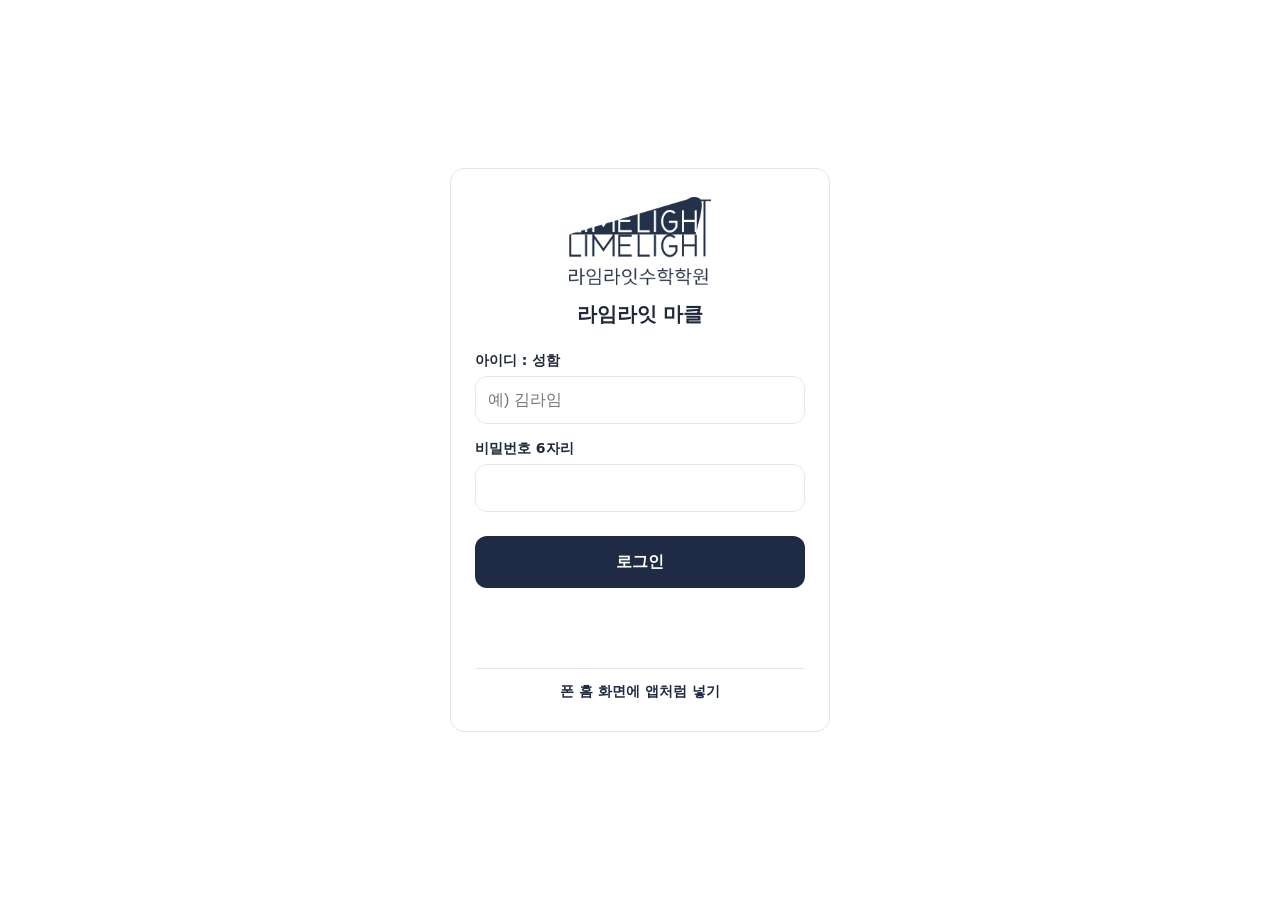
<file: clinic/index.html>
<!doctype html> <html lang="ko"> <head> <meta charset="utf-8"> <meta name="viewport" content="width=device-width,initial-scale=1,maximum-scale=1,viewport-fit=cover"> <meta name="robots" content="noindex,nofollow"> <meta name="theme-color" content="#1f2a44"> <title>라임라잇 마클</title> <link rel="manifest" href="manifest.webmanifest"> <link rel="icon" href="../assets/icon-clinic-192.png?v=1031"> <link rel="apple-touch-icon" href="../assets/icon-clinic-180.png?v=1031"> <style>:root{--bg:#f5f7f6;--panel:#fff;--ink:#1e2a38;--sub:#6b7480;--line:#e3e7ee;--line-soft:#eef0f3;--soft:#f3f5f8;--hd-bg:#eef0f3;--gray-soft:#e9edf2;--nv:#1f2a44;--nv-soft:#e8ecf3;--sel:#e3e8f2;--brand:var(--nv);--brand-ink:#fff;--brand-deep:var(--nv);--navy:var(--nv);--lime-deep:var(--nv);--lime-soft:var(--sel);--ok:#1f7a4d;--ok-soft:#e3f4ea;--warn:#a15c00;--warn-soft:#fdf0d9;--bad:#c62828;--bad-soft:#fdecea;--info:#2f5f9e;--info-soft:#e7eef8;--att-o:var(--nv);--att-x:#b3261e;--att-on:#fff;--att-l-bg:#fdf1e3;--att-l:#c2610c;--att-e-bg:#efeafb;--att-e:#6a4bb3;--fs-cap:12px;--fs-body:14px;--fs-title:16px;--fs-head:20px;--fs-num:24px;--fw-n:400;--fw-m:500;--fw-b:700;--fw-h:800;--fs-h1:var(--fs-head);--fw-h1:var(--fw-h);--fs-grp:var(--fs-title);--fw-grp:var(--fw-h);--fs-th:var(--fs-body);--fw-th:var(--fw-m);--fs-td:var(--fs-body);--fw-td:var(--fw-m);--fs-chip:var(--fs-cap);--fw-chip:var(--fw-b);--fs-sub:var(--fs-cap);--fw-sub:var(--fw-m);--sp-1:4px;--sp-2:8px;--sp-3:12px;--sp-4:16px;--sp-5:24px;--sp-card:12px;--th-h:38px;--td-h:38px;--td-h-c:30px;--cell-px:12px;--card-hd-h:40px;--chip-h:22px;--m-chip-h:34px;--m-seg-h:30px;--r-sm:8px;--r-md:12px;--r-ctl:8px;--r-chip:999px;--r-card:10px;--r-btn:10px;--r-lg:14px;--r-xs:6px;--nbdg-bg:var(--bad);--nbdg-fg:#fff;--nbdg-sz:18px;--font:"Pretendard","Apple SD Gothic Neo","Malgun Gothic",sans-serif;color-scheme:light;box-sizing:border-box}*{box-sizing:border-box}body,html{margin:0;min-height:100%;overscroll-behavior:none}body{background:var(--panel);color:var(--ink);font-family:Pretendard,-apple-system,"Apple SD Gothic Neo","Malgun Gothic",system-ui,sans-serif;display:flex;align-items:center;justify-content:center;min-height:100vh;padding:var(--sp-5) var(--sp-4)}.box{width:100%;max-width:380px;background:var(--panel);border:1px solid var(--line);border-radius:var(--r-lg);padding:28px var(--sp-5)}.logo{display:block;height:88px;width:auto;margin:0 auto var(--sp-4)}h1{margin:0 0 var(--sp-5);text-align:center;font-size:var(--fs-head);font-weight:var(--fw-h)}label{display:block;font-weight:var(--fw-b);margin:var(--sp-4) 0 6px;font-size:var(--fs-body)}input{display:block;width:100%;height:48px;border:1px solid var(--line);border-radius:var(--r-md);padding:0 var(--sp-3);font-size:var(--fs-title);background:var(--panel);color:inherit}button{width:100%;height:52px;margin-top:var(--sp-5);border:0;border-radius:var(--r-md);background:var(--nv);color:var(--brand-ink);font-size:var(--fs-title);font-weight:var(--fw-h)}button:disabled{opacity:.6}.err{margin-top:var(--sp-3);color:var(--bad);font-weight:var(--fw-b);text-align:center;min-height:1em}.wait{text-align:center;color:var(--sub);font-size:var(--fs-title)}#wait{border:0;background:0 0;max-width:none}#wait .logo{height:160px;margin-bottom:var(--sp-5)}.howto{margin-top:var(--sp-5);border-top:1px solid var(--line);padding-top:var(--sp-3);font-size:var(--fs-body);line-height:1.55}.howto summary{cursor:pointer;font-weight:var(--fw-b);color:var(--brand);list-style:none;text-align:center}.howto summary::-webkit-details-marker{display:none}.howto div{margin-top:var(--sp-2)}.howto b{font-weight:var(--fw-h)}.howto .os{display:block;font-weight:var(--fw-h);color:var(--brand)}.sub{text-align:center;color:var(--sub);font-size:var(--fs-body);line-height:1.5;margin:-8px 0 var(--sp-2)}.rule{margin-top:var(--sp-3);color:var(--sub);font-size:var(--fs-cap);line-height:1.5}.ok{margin-top:var(--sp-3);color:var(--brand);font-weight:var(--fw-b);text-align:center;min-height:1em}.link{display:block;width:auto;height:auto;margin:var(--sp-4) auto 0;padding:var(--sp-2) var(--sp-3);background:0 0;color:var(--brand);font-size:var(--fs-body);font-weight:var(--fw-b);text-decoration:underline}.howto .tip{color:var(--sub);font-size:var(--fs-cap);margin-top:var(--sp-2)}[hidden]{display:none!important}</style> </head> <body> <div class="box" id="wait"><img class="logo" src="../assets/logo.png?v=1022" alt="라임라잇"><div class="wait">불러오는 중…</div></div> <form class="box" id="f" hidden> <img class="logo" src="../assets/logo.png?v=1022" alt="라임라잇"> <h1>라임라잇 마클</h1> <label for="n">아이디 : 성함</label><input id="n" autocomplete="username" placeholder="예) 김라임"> <label for="p" id="pl">비밀번호 6자리</label><input id="p" type="password" inputmode="numeric" maxlength="6" autocomplete="current-password"> <button id="b" type="submit">로그인</button> <div class="err" id="e"></div> <button class="link" id="q" type="button" hidden>초기 비밀번호 생성</button> <div class="ok" id="qm"></div> <details class="howto"> <summary>폰 홈 화면에 앱처럼 넣기</summary> <div><span class="os">아이폰</span>사파리로 이 주소 열기 → 아래 <b>공유</b>(□↑) → <b>홈 화면에 추가</b> → <b>추가</b></div> <div><span class="os">안드로이드</span>크롬으로 이 주소 열기 → 오른쪽 위 <b>⋮</b> → <b>홈 화면에 추가</b>(또는 <b>앱 설치</b>) → <b>추가</b></div> <div class="tip">카카오톡 안에서 열었다면 오른쪽 아래 <b>⋯</b> → <b>다른 브라우저로 열기</b>를 먼저 눌러 주세요.</div> </details> </form> <form class="box" id="c" hidden> <img class="logo" src="../assets/logo.png?v=1022" alt="라임라잇"> <h1>새 비밀번호 정하기</h1> <div class="sub"><b id="cn"></b> 선생님, 앞으로 쓸 비밀번호를 정해 주세요</div> <label for="c1">새 비밀번호 (숫자 6자리)</label><input id="c1" type="password" inputmode="numeric" maxlength="6" autocomplete="new-password"> <label for="c2">한 번 더</label><input id="c2" type="password" inputmode="numeric" maxlength="6" autocomplete="new-password"> <div class="rule">· 같은 숫자 반복(111111), 이어지는 숫자(123456·654321), 휴대폰 뒷자리가 들어간 번호는 쓸 수 없어요<br>· 다른 선생님과 겹치지 않게, 나만 아는 번호로</div> <button id="cb" type="submit">정하고 로그인</button> <div class="err" id="ce"></div> </form> <script>(()=>{const t="https://script.google.com/macros/s/AKfycbxW5BKDfh3tuWTYDIaZILVPCZwRA4Vbsk0i09XN6-eEpJgauQjHp_hn5AP7x_xM2_Ra/exec",e="https://script.google.com/macros/s/AKfycbxABpF7B_6u3s9nYMYRYyld-pVcAnuJDAaamkFjrSK9kZf4rTAIVvuNOfaEUBw9AOfR/exec",n="https://limelight-fast-hrsvpdbbmq-du.a.run.app",o=!/^\{\{/.test(e)&&(/[?&]api=test\b/.test(location.search)||"#test"===location.hash),a=!o&&!/^\{\{/.test(n)&&(/[?&]api=fast\b/.test(location.search)||"#fast"===location.hash||!/[?&]api=gas\b/.test(location.search)&&"#gas"!==location.hash),i=o?e:a?n:t,s="clinic",r="mk_token",c="ll_code_"+s+(o?"_test":a?"_fast":""),l=localStorage,d=t=>document.getElementById(t),m=t=>{try{return l.getItem(t)}catch(t){return null}},p=(t,e)=>{try{l.setItem(t,e)}catch(t){}},h=t=>{try{l.removeItem(t)}catch(t){}};p("ll_code_key_"+s,c),o||a?p("ll_api_test",i):h("ll_api_test");{const o=m("api");o&&(o===t||e&&o===e||n&&o===n)&&p("api",i)}const f=async t=>{const e=async()=>(await fetch(i,{method:"POST",redirect:"follow",headers:{"Content-Type":"text/plain;charset=utf-8"},body:JSON.stringify(t)})).json();let n=await e();return n&&"auth"===n.error&&t.t&&(await new Promise(t=>setTimeout(t,2500)),n=await e()),n},w=t=>{const e=o?String(t).replace(/<body[^>]*>/i,t=>t+'<div style="position:fixed;left:0;bottom:0;z-index:2147483647;background:#c0392b;color:#fff;font:600 12px sans-serif;padding:3px 9px;border-top-right-radius:6px;pointer-events:none">시험용 서버</div>'):t,n=()=>{document.open(),document.write(e),document.close()};"loading"===document.readyState?document.addEventListener("DOMContentLoaded",()=>setTimeout(n,0)):n()},u={login:"성함 또는 비밀번호가 맞지 않습니다",locked:"여러 번 틀려서 15분 동안 잠겼습니다",role:"조교 선생님 전용 앱입니다. 선생님은 선생님 앱으로 들어가 주세요",pw6:"숫자 6자리로 적어 주세요",pwsame:"같은 숫자만 반복할 수 없습니다",pwseq:"이어지는 숫자(123456 등)는 쓸 수 없습니다",pwphone:"휴대폰 번호 뒷자리가 들어가면 안 됩니다",pwold:"지금 비밀번호와 다르게 정해 주세요",expired:"시간이 지났습니다. 처음부터 다시 로그인해 주세요",limit:"오늘은 3번까지 받을 수 있습니다. 원장님께 알려 주세요",nophone:"등록된 휴대폰 번호가 없습니다. 원장님께 알려 주세요",send:"보내지 못했습니다. 잠시 뒤 다시 해 주세요",nohook:"아직 준비 중입니다. 원장님께 알려 주세요"},x=t=>{d("wait").hidden=!0,d("c").hidden=!0,d("f").hidden=!1,d("e").textContent=t||"",f({a:"pwinfo"}).then(t=>{d("q").hidden=!(t&&t.hookReady),t&&!1===t.oldPin&&(d("pl").textContent="비밀번호(6자리)",d("p").placeholder="",d("q").textContent="초기 비밀번호 생성")}).catch(()=>{})},g=async t=>{const e=await f({a:"code",app:s,t:t});if(!e.ok)throw new Error(e.error||"fail");return p(c,e.html),p(c+"_v",e.ver),h(c+"_stale"),e.html},y=async t=>{if(p(r,t.token),t.html&&(p(c,t.html),p(c+"_v",t.ver),h(c+"_stale")),t.clinic&&t.clinic.ok&&(p("mk_data",JSON.stringify(t.clinic)),p("mk_data_at",String(Date.now()))),t.boot&&t.boot.ok){t.boot._sync=Date.now(),p("boot",JSON.stringify(t.boot));try{sessionStorage.setItem("verBoot","1")}catch(t){}}w(t.html||await g(t.token))};let b=null;if(d("f").onsubmit=async t=>{t.preventDefault();const e=d("n").value.trim(),n=d("p").value.trim();if(e&&n){d("b").disabled=!0,d("b").textContent="들어가는 중…",d("e").textContent="",d("qm").textContent="";try{const t=await f({a:"login",name:e,pin:n,app:s,with:s,withCode:1,pw2:1});if(!t.ok&&"change"===t.error)return d("p").value="",void(t=>{b={name:t.name,ctok:t.ctok},d("f").hidden=!0,d("c").hidden=!1,d("cn").textContent=t.name,d("c1").value="",d("c2").value="",d("ce").textContent="",d("c1").focus()})(t);if(!t.ok)throw new Error(t.error||"fail");await y(t)}catch(t){d("e").textContent=u[t.message]||"연결하지 못했습니다. 잠시 뒤 다시 해 주세요"}finally{const t=d("b");t&&(t.disabled=!1,t.textContent="로그인")}}else d("e").textContent="성함과 비밀번호를 적어 주세요"},d("c").onsubmit=async t=>{t.preventDefault();const e=d("c1").value.trim(),n=d("c2").value.trim();if(/^\d{6}$/.test(e))if(e===n){d("cb").disabled=!0,d("cb").textContent="저장하는 중…",d("ce").textContent="";try{const t=await f({a:"setpw",name:b.name,ctok:b.ctok,pw:e,app:s,with:s,withCode:1,pw2:1});if(!t.ok)throw new Error(t.error||"fail");await y(t)}catch(t){"expired"===t.message||"role"===t.message?x(u[t.message]):d("ce").textContent=u[t.message]||"연결하지 못했습니다. 잠시 뒤 다시 해 주세요"}finally{const t=d("cb");t&&(t.disabled=!1,t.textContent="정하고 로그인")}}else d("ce").textContent="두 번 적은 비밀번호가 다릅니다";else d("ce").textContent=u.pw6},d("q").onclick=async()=>{const t=d("n").value.trim();if(t){if(confirm(t+" 선생님 휴대폰으로 임시 비밀번호(30분)를 알림톡으로 보낼까요?")){d("q").disabled=!0,d("e").textContent="",d("qm").textContent="보내는 중…";try{const e=await f({a:"pwreq",name:t});if(!e.ok)throw new Error(e.error||"fail");d("qm").textContent="등록된 휴대폰으로 보냈습니다. 받은 6자리로 들어오면 새 비밀번호를 정합니다"}catch(t){d("qm").textContent="",d("e").textContent=u[t.message]||"연결하지 못했습니다. 잠시 뒤 다시 해 주세요"}d("q").disabled=!1}}else d("e").textContent="성함을 먼저 적어 주세요"},(async()=>{const t=m(r),e=m(c);if(t&&e&&!m(c+"_stale"))return w(e);if(!t)return x();try{w(await g(t))}catch(t){"auth"===t.message||"role"===t.message?(h(r),h(c),h(c+"_v"),h(c+"_stale"),x("role"===t.message?u.role:"다시 로그인해 주세요")):e?w(e):x("연결하지 못했습니다. 잠시 뒤 다시 해 주세요")}})(),"serviceWorker"in navigator)try{navigator.serviceWorker.register("sw.js")}catch(t){}})()</script> </body> </html>
</file>
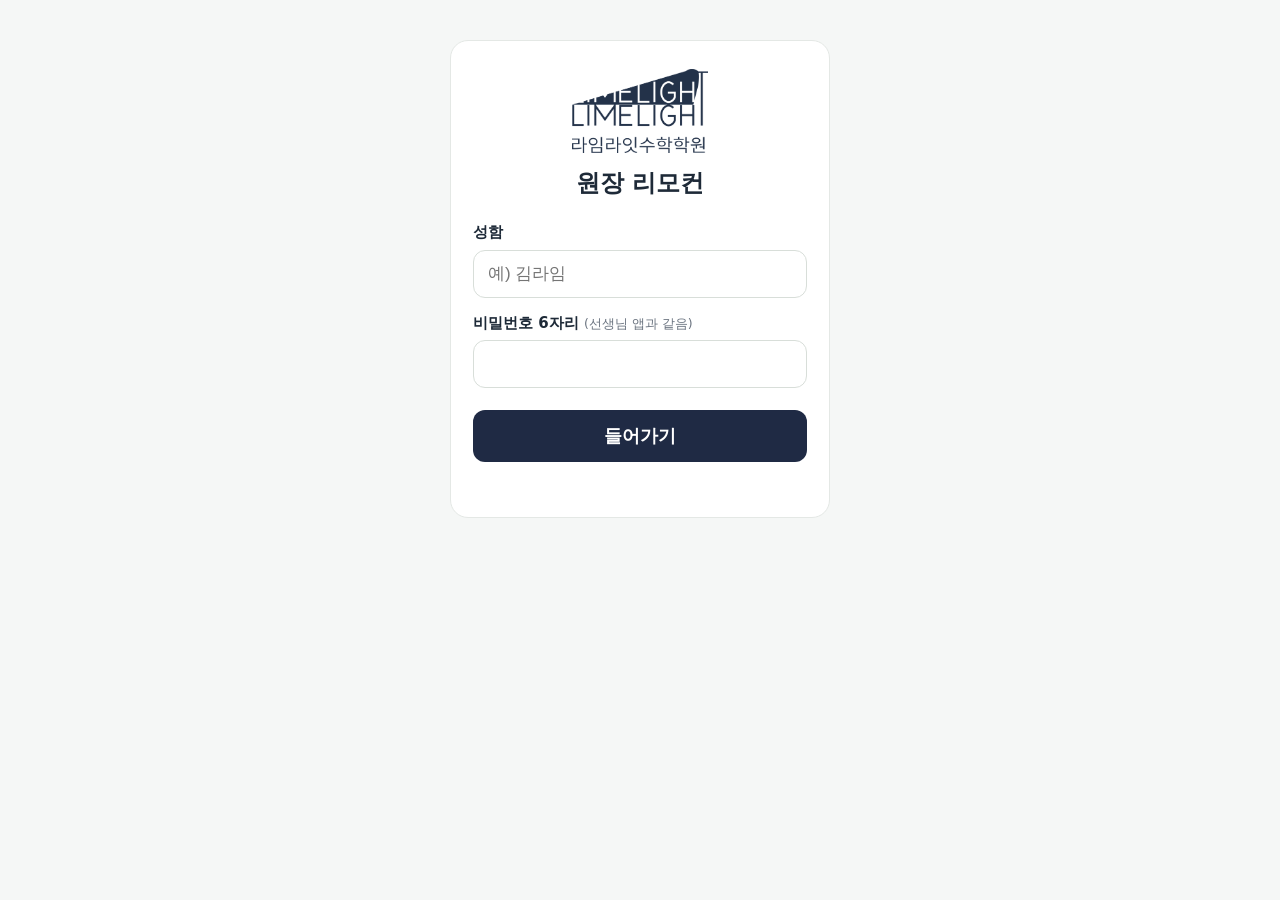
<file: director/index.html>
<!doctype html>
<html lang="ko">
<head>
<meta charset="utf-8">
<meta name="viewport" content="width=device-width,initial-scale=1,viewport-fit=cover">
<meta name="robots" content="noindex,nofollow">
<meta name="theme-color" content="#1f2a44">
<title>라임라잇 리모컨</title>
<link rel="icon" href="../assets/icon-director-192.png?v=1031">
<link rel="apple-touch-icon" href="../assets/icon-director-180.png?v=1031">
<!-- 원장 리모컨 화면 (지시서 011). 원본: 비공개 저장소 web/director/index.html → 공개 저장소 director/ 로 복사.
     학생 정보는 이 파일에 없다. 로그인(⚙선생님 '원장') 뒤 엔진 웹 앱이 보내 주는 것만 그린다. -->
<style>
*{box-sizing:border-box}html,body{margin:0}
body{background:#f5f7f6;color:#1e2a38;font-family:Pretendard,-apple-system,"Apple SD Gothic Neo","Malgun Gothic",system-ui,sans-serif;font-size:15px;line-height:1.5}
.wrap{max-width:720px;margin:0 auto;padding:16px 16px 40px}
.box{max-width:380px;margin:40px auto;background:#fff;border:1px solid #e4e8e5;border-radius:18px;padding:28px 22px}
.logo{display:block;height:84px;width:auto;margin:0 auto 12px}
h1{margin:0 0 20px;text-align:center;font-size:24px}
label{display:block;font-weight:700;margin:14px 0 6px}
input{display:block;width:100%;height:48px;border:1px solid #d8ded9;border-radius:12px;padding:0 14px;font-size:17px;background:#fff;color:inherit}
.big{width:100%;height:52px;margin-top:22px;border:0;border-radius:12px;background:#1f2a44;color:#fff;font-size:18px;font-weight:800}
button:disabled{opacity:.6}
.err{margin-top:12px;color:#c62828;font-weight:700;text-align:center;min-height:1em;white-space:pre-wrap}
.top{display:flex;align-items:center;gap:8px;margin-bottom:12px}
.top h2{margin:0;font-size:20px;flex:1}
.top small{color:#6b7480;font-weight:400;font-size:13px;display:block}
.sm{height:40px;padding:0 12px;border:1px solid #d8ded9;border-radius:10px;background:#fff;font-size:14px;font-weight:700;color:inherit}
.sum{display:flex;gap:8px;margin-bottom:12px}
.sum div{flex:1;background:#fff;border:1px solid #e4e8e5;border-radius:12px;padding:8px;text-align:center;font-size:13px;color:#6b7480}
.sum b{display:block;font-size:22px;color:#1e2a38}
.card{background:#fff;border:1px solid #e4e8e5;border-left:6px solid #1f2a44;border-radius:12px;padding:12px 14px;margin-bottom:10px}
.card.warn{border-left-color:#e8a317}.card.bad{border-left-color:#d93636}
.card h3{margin:0 0 4px;font-size:16px;display:flex;gap:6px;align-items:center}
.card h3 i{font-style:normal;font-size:12px;font-weight:800;padding:1px 7px;border-radius:8px;background:#e8ecf3;color:#1f2a44}
.card.warn h3 i{background:#fff4dc;color:#94650a}.card.bad h3 i{background:#fde8e8;color:#a32020}
.card li.gh{list-style:none;margin:8px 0 2px -18px;color:#1f2a44}
.card li .act{margin-left:6px;padding:0 10px;min-height:34px;border:1px solid #d5dbe3;border-radius:8px;background:#fff;font-size:12px;color:#1f2a44}
.card ul{margin:0;padding-left:18px;color:#3b4654;word-break:break-all}
.sec{margin:22px 0 8px;font-size:17px}
.btn{background:#fff;border:1px solid #e4e8e5;border-radius:12px;padding:12px 14px;margin-bottom:10px}
.btn button{min-height:44px;height:auto;padding:0 16px;border:0;border-radius:10px;background:#1f2a44;color:#fff;font-size:15px;font-weight:800}
.btn p{margin:6px 0 0;color:#6b7480;font-size:13px}
.res{margin-top:8px;background:#f2f5f3;border-radius:8px;padding:8px 10px;font-size:13px;white-space:pre-wrap;word-break:break-all}
.log{font-size:13px;color:#3b4654;background:#fff;border:1px solid #e4e8e5;border-radius:12px;padding:10px 14px}
.log div{padding:6px 0;border-bottom:1px solid #eef1ef}.log div:last-child{border:0}
[hidden]{display:none!important}
</style>
</head>
<body>
<form class="box" id="f" hidden>
  <img class="logo" src="../assets/logo.png?v=1022" alt="라임라잇">
  <h1>원장 리모컨</h1>
  <label for="n">성함</label><input id="n" autocomplete="username" placeholder="예) 김라임">
  <label for="p">비밀번호 6자리 <small style="font-weight:400;color:#6b7480">(선생님 앱과 같음)</small></label><input id="p" type="password" inputmode="numeric" maxlength="6" autocomplete="current-password">
  <button class="big" id="b" type="submit">들어가기</button>
  <div class="err" id="e"></div>
</form>
<div class="wrap" id="main" hidden>
  <div class="top"><h2>리모컨<small id="now"></small></h2><button class="sm" id="r">새로고침</button><button class="sm" id="o">나가기</button></div>
  <div class="sum" id="sum"></div>
  <div id="cards"></div>
  <h3 class="sec">버튼</h3>
  <div id="btns"></div>
  <h3 class="sec">버튼 누른 기록</h3>
  <div class="log" id="log"></div>
</div>
<script>
(()=>{
const A="https://script.google.com/macros/s/AKfycbz4Cmsai2jiWPRMHShTQnkggvnHafFPexefpsuEV98GcUepIm32Wg90m61KH91fS4tn-w/exec",T="dr_token",L=localStorage,$=i=>document.getElementById(i);
const g=k=>{try{return L.getItem(k)}catch(e){return null}},s=(k,v)=>{try{L.setItem(k,v)}catch(e){}},d=k=>{try{L.removeItem(k)}catch(e){}};
const esc=t=>String(t==null?"":t).replace(/[&<>"]/g,c=>({"&":"&amp;","<":"&lt;",">":"&gt;",'"':"&quot;"}[c]));
const post=async b=>{const r=await fetch(A,{method:"POST",redirect:"follow",headers:{"Content-Type":"text/plain;charset=utf-8"},body:JSON.stringify(b)});return r.json()};
const LV={ok:"정상",warn:"확인",bad:"문제"};let ARG={};
const login=()=>{$("main").hidden=true;$("f").hidden=false};
// 017: 지난번 화면을 폰에 저장(dr_view, 나가기 때 지움) → 다음에 열면 바로 보이고, 카드 묶음 4개(a·b·c·d)를 동시에 받아 온 것부터 바꿔 그림
// 버튼은 저장하지 않는다(배치안 확인 창 목록은 늘 지금 것이어야 함) → d가 오면 그림
const V="dr_view",PARTS=["a","b","c","d"],ORD=["naealert","engine","before","autosync","matholic","weekly","mhdiff","stuout","classchk","noblock","triggers","mk_오늘","mk_내일","formula","mk","plan","planlog","pts","naemode","naesin","achv","goal","treq","calup","preq","pwreq","initpw"];
let view={},busy=0;
function draw(){
  const all=[];PARTS.forEach(k=>(view[k]&&view[k].cards||[]).forEach(x=>all.push(x)));
  const c={ok:0,warn:0,bad:0};all.forEach(x=>c[x.lv]=(c[x.lv]||0)+1);
  $("sum").innerHTML=["bad","warn","ok"].map(k=>"<div><b>"+c[k]+"</b>"+LV[k]+"</div>").join("");
  const ord={bad:0,warn:1,ok:2},ix=x=>{const i=ORD.indexOf(x.id);return i<0?99:i};
  $("cards").innerHTML=all.sort((a,b)=>(ord[a.lv]-ord[b.lv])||(ix(a)-ix(b))).map(x=>
    '<div class="card '+esc(x.lv)+'"><h3>'+esc(x.title)+"<i>"+LV[x.lv]+"</i></h3><ul>"+x.lines.map((l,i)=>{const a=x.acts&&x.acts[i];return l.slice(0,2)==="■ "?'<li class="gh"><b>'+esc(l.slice(2))+"</b></li>":"<li>"+esc(l).replace(/https:\/\/drive\.google\.com\/file\/d\/[\w-]+\/view/g,u=>'<a href="'+u+'" target="_blank" rel="noopener">사진 ↗</a>')+(a?' <button type="button" class="act" data-id="'+esc(a.id)+'" data-arg="'+esc(a.arg)+'" data-c="'+esc(a.c||"")+'">'+esc(a.t||"실행")+"</button>":"")+"</li>"}).join("")+(x.link&&/^https:\/\/docs\.google\.com\//.test(x.link)?'<li><a href="'+esc(x.link)+'" target="_blank" rel="noopener">탭 열기 ↗</a></li>':"")+"</ul></div>").join("")+(PARTS.some(k=>!view[k])?'<div class="card"><ul><li>불러오는 중…</li></ul></div>':"");
  const log=view.a&&view.a.log;
  $("log").innerHTML=log?(log.length?log.map(x=>"<div>"+(x.ok?"✔ ":"✖ ")+esc(x.at)+" · "+esc(x.who)+" · "+esc(x.title)+" ("+x.sec+"초)<br>"+esc(String(x.res).slice(0,160))+"</div>").join(""):"<div>아직 없음</div>"):"<div>불러오는 중…</div>";
}
function drawBtns(o){
  ARG={};o.buttons.forEach(b=>ARG[b.id]=b.arg);
  $("btns").innerHTML=o.buttons.map(b=>'<div class="btn"><button data-id="'+esc(b.id)+'" data-c="'+esc(b.confirm)+'" data-c2="'+esc(b.confirm2||"")+'">'+esc(b.title)+"</button><p>"+esc(b.desc)+'</p><div class="res" hidden></div></div>').join("");
}
function show(){$("f").hidden=true;$("main").hidden=false}
function load(fresh){
  if(busy)return;busy=PARTS.length;$("r").disabled=true;
  let saved=null;try{saved=JSON.parse(g(V)||"null")}catch(e){}
  if(saved&&!view.a){view=saved;show();draw();$("now").textContent=(saved.a&&saved.a.at||"")+" 저장된 화면 · 새로 받는 중…"}
  else $("now").textContent="새로 받는 중…";
  if(!view.d)$("btns").innerHTML='<div class="btn"><p>불러오는 중…</p></div>';
  const got={},fail=[];let authFail=false;
  PARTS.forEach(k=>post({a:"status",part:k,fresh:fresh?"1":"0",token:g(T)}).then(o=>{
    if(!o.ok){if(o.error==="auth")authFail=true;else fail.push(k);return}
    got[k]=o;view[k]={cards:o.cards,at:o.at,log:o.log};show();draw();if(k==="d")drawBtns(o);
  }).catch(()=>fail.push(k)).finally(()=>{
    if(--busy)return;$("r").disabled=false;
    if(authFail){view={};d(V);d(T);login();return}
    const at=got.a?got.a.now:"";s(V,JSON.stringify(view));
    $("now").textContent=fail.length?"일부 연결 실패 — 새로고침을 눌러 주세요":(at+" 기준");
    if(fail.includes("d")&&!view.d)$("btns").innerHTML='<div class="btn"><p>버튼을 못 받았어요 — 새로고침을 눌러 주세요</p></div>';
    if(!view.a&&fail.length)$("now").textContent="연결 실패 — 새로고침을 눌러 주세요";
  }));
}
// v1025-02: 카드 줄 옆 작은 버튼(수업계획 변경 [되돌리기]) — 정해진 버튼 id만, 서버가 다시 확인
$("cards").addEventListener("click",async ev=>{
  const b=ev.target.closest("button.act");if(!b)return;
  if(b.dataset.c&&!confirm(b.dataset.c))return;
  b.disabled=true;const t=b.textContent;b.textContent="…";
  try{const o=await post({a:"run",token:g(T),id:b.dataset.id,arg:b.dataset.arg});
    if(o.error==="auth"){d(T);d(V);view={};login();return}
    alert((o.ok?"✔ ":"✖ ")+(o.res||o.error||""));if(o.ok){load(true);return}}
  catch(e){alert("연결 실패 — 새로고침 후 다시")}
  b.disabled=false;b.textContent=t;
});
$("btns").addEventListener("click",async ev=>{
  const b=ev.target.closest("button");if(!b)return;
  const arg=ARG[b.dataset.id];
  if(Array.isArray(arg)&&!arg.length){alert(b.dataset.c||"할 것이 없습니다");return}
  if(b.dataset.c&&!confirm(b.dataset.c))return;
  if(b.dataset.c2&&!confirm(b.dataset.c2))return; // 두 번째 확인(초기 비밀번호 전체 발송)
  const out=b.parentNode.querySelector(".res");b.disabled=true;out.hidden=false;out.textContent="실행 중… (1분 넘게 걸릴 수 있어요)";
  try{const o=await post({a:"run",token:g(T),id:b.dataset.id,arg:arg});
    if(o.error==="auth"){d(T);d(V);view={};login();return}
    out.textContent=(o.ok?"✔ 완료":"✖ 실패")+(o.sec!=null?" ("+o.sec+"초)":"")+"\n"+(o.res||o.error||"")}
  catch(e){out.textContent="연결 실패 — 결과는 새로고침 후 '버튼 누른 기록'에서 확인"}
  b.disabled=false;
});
$("f").addEventListener("submit",async ev=>{
  ev.preventDefault();$("b").disabled=true;$("b").textContent="확인 중…";$("e").textContent="";
  try{const o=await post({a:"login",name:$("n").value.trim(),pin:$("p").value.trim()});
    if(o.ok){s(T,o.token);$("p").value="";view={};load(true)}else $("e").textContent=o.error}
  catch(e){$("e").textContent="연결하지 못했어요. 잠시 뒤 다시 눌러 주세요"}
  $("b").disabled=false;$("b").textContent="들어가기";
});
$("r").onclick=()=>load(true);
$("o").onclick=()=>{d(T);d(V);view={};login()};
if(g(T))load(false);else login();
})();
</script>
</body>
</html>
</file>
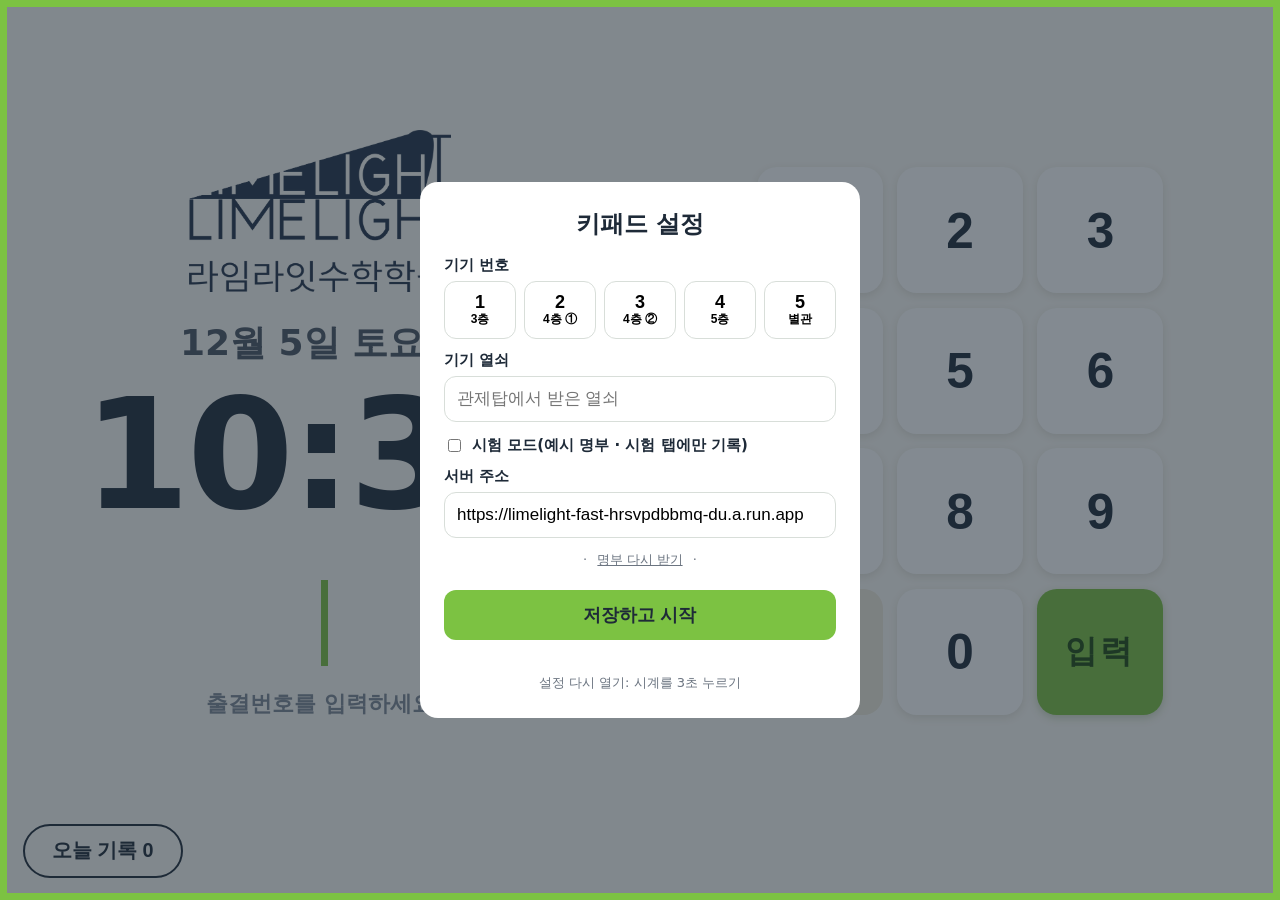
<file: kiosk/index.html>
<!doctype html>
<html lang="ko">
<head>
<meta charset="utf-8">
<meta name="viewport" content="width=device-width,initial-scale=1,viewport-fit=cover,user-scalable=no">
<meta name="robots" content="noindex,nofollow">
<meta name="theme-color" content="#fbfaf5">
<meta name="mobile-web-app-capable" content="yes">
<meta name="apple-mobile-web-app-capable" content="yes">
<meta name="apple-mobile-web-app-status-bar-style" content="black-translucent">
<link rel="manifest" href="manifest.webmanifest">
<title>라임라잇 출석</title>
<link rel="icon" href="../assets/icon-192.png?v=1022">
<link rel="apple-touch-icon" href="../assets/icon-192.png?v=1022">
<!-- 출석 키패드(지시서 045 1차). 원본: 비공개 저장소 web/kiosk/ → 공개 저장소 kiosk/ 로 그대로 복사(빌드 없음).
     학생 정보는 이 파일에 없다. 기기 열쇠로 빠른 서버(kiosk)에서 받은 명부만 이 기기 안에 둔다. 예시 = 김라임. -->
<style>
:root{--bg:#fbfaf5;--panel:#f3f1e6;--key:#fff;--keyt:#1e2a38;--keyp:#ecebdd;--fn:#efeadb;--g:#7cc242;--g2:#1e2a38;--lime:#7cc242;--ok:#2e9d57;--pu:#7a5bc4;--o:#e08a1e;--r:#d9493d;--t:#1e2a38;--m:#7d8794;--line:#e6e3d3;--gap:1.6vh;--out:2.5vh}
*{box-sizing:border-box;-webkit-tap-highlight-color:transparent;-webkit-user-select:none;user-select:none}
html,body{margin:0;height:100%;overflow:hidden}
body{background:var(--bg);color:var(--t);font-family:Pretendard,-apple-system,"Apple SD Gothic Neo","Malgun Gothic",system-ui,sans-serif;touch-action:manipulation}
body::after{content:"";position:fixed;inset:0;border:.8vh solid var(--lime);pointer-events:none;z-index:50} /* 킴쌤 11/5 02:53 테두리 네 변 모두 라임 */
.app{display:grid;grid-template-columns:50fr 50fr;height:100vh;height:100dvh;gap:0}
.tl{display:flex;flex-direction:column;min-height:0;min-width:0;position:relative;flex:1;padding:0 0 0 .4vh}
.tlc{flex:1;overflow-y:auto;overflow-x:hidden;-webkit-overflow-scrolling:touch;scrollbar-width:none;padding:0 var(--out) 6vh 0;touch-action:pan-y}
.tlc::-webkit-scrollbar{display:none}
.tl ol{list-style:none;margin:0;padding:0 0 0 3.4vh;position:relative}
.tl ol::before{content:"";position:absolute;left:1.05vh;top:1vh;bottom:0;width:.4vh;background:#e2dfcb;border-radius:1vh}
.tl li{position:relative;margin-bottom:2.2vh}
.tl li::before{content:"";position:absolute;left:-3.4vh;top:.1vh;width:2.2vh;height:2.2vh;border-radius:50%;background:#fff;border:.35vh solid #e2dfcb}
.tl .tm{font-size:clamp(12px,2vh,20px);font-weight:700;color:var(--t);font-variant-numeric:tabular-nums;line-height:2.4vh;margin-bottom:.8vh}
.tl .bb{display:inline-flex;align-items:center;gap:1vh;background:#fff;border-radius:1.6vh;padding:1vh 1.6vh;font-size:clamp(14px,2.6vh,26px);font-weight:700;box-shadow:0 .2vh .6vh rgba(60,50,20,.08);max-width:100%}
.tl .bb span.n{overflow:hidden;text-overflow:ellipsis;white-space:nowrap}
.tl .ch{flex:none;font-size:clamp(10px,1.6vh,16px);font-weight:700;color:#fff;border-radius:99px;padding:.3vh 1vh;background:var(--ok)}
.tl .ch.out{background:var(--pu)}
.tl .emp{color:var(--m);font-size:clamp(12px,2vh,20px);font-weight:600}
.tl .more{position:absolute;left:0;right:0;bottom:0;height:7vh;background:linear-gradient(to bottom,rgba(255,255,255,0),#fff 70%);color:#a9a58f;text-align:center;font-size:clamp(10px,1.6vh,16px);font-weight:600;padding-top:3vh;pointer-events:none;display:none}
.tl .more.on{display:block}
.mid{display:flex;flex-direction:column;align-items:center;justify-content:center;padding:var(--out) var(--out) 6vh;min-width:0;min-height:0}
.logo{height:18vh;max-width:60%;object-fit:contain;display:block}
.date{font-size:clamp(18px,4vh,44px);color:#4b5563;text-align:center;margin-top:3vh;font-weight:700}
.clock{font-size:min(18vh,12vw);font-weight:800;font-variant-numeric:tabular-nums;letter-spacing:-.02em;line-height:1;text-align:center;margin-top:1.2vh}
.stage{flex:none;display:flex;align-items:center;justify-content:center;height:21vh;width:100%;margin-top:2vh;overflow:visible} /* 킴쌤 11/5 02:29: 입력·결과가 같은 자리, 다른 것 위치 안 바뀜 — 높이 고정 */
.hint{font-size:clamp(14px,2.4vh,26px);color:var(--m);text-align:center;font-weight:600;line-height:1.4;margin-top:1.4vh}
.num{font-size:min(11vh,7vw);font-weight:800;font-variant-numeric:tabular-nums;letter-spacing:.08em;text-align:center;min-height:1.2em;color:var(--t);display:flex;justify-content:center;align-items:center}
.num::after{content:"";display:inline-block;width:.07em;height:.95em;background:var(--lime);margin-left:.1em;animation:cur 1s steps(1) infinite}
@keyframes cur{50%{opacity:0}}
.res{text-align:center;width:100%}
.res1{display:flex;flex-direction:column;align-items:center;justify-content:center;gap:1.4vh;min-height:1.2em;font-size:min(11vh,7vw);line-height:1.2}
.res1 .kind{margin:0;font-size:min(6vh,4.2vw);padding:.5vh 2.6vh}
.res1 .nm{font-size:inherit;font-weight:800;line-height:1.1;white-space:nowrap}
.res2{display:flex;align-items:center;justify-content:center;gap:2vh;margin-top:1.4vh;font-size:clamp(14px,2.4vh,26px);line-height:1.4;color:var(--m);font-weight:700}
.res2 .cancel{margin:0;height:auto;min-height:0;padding:.4vh 2.4vh;border-radius:99px;font-size:inherit;border-width:.25vh}

.res .nm{font-size:min(8vh,6vw);font-weight:800;line-height:1.1;word-break:keep-all}
.res .kind{display:inline-block;margin-top:2vh;font-size:min(5.4vh,4vw);font-weight:800;padding:.6vh 3vh;border-radius:999px;background:var(--ok);color:#fff}
.res .kind.out{background:var(--pu)}
.res .kind.sv{background:#9aa3ad}
.res.stf .nm{color:#1f6b3f}
.pick button.stf{background:#dff2e4}
.res .tm{font-size:min(4vh,3vw);color:var(--m);font-weight:700;margin-top:1.4vh;font-variant-numeric:tabular-nums}
.res .cls{font-size:clamp(14px,2.4vh,24px);color:var(--m);margin-top:1vh}
.res.warn .nm{font-size:min(6vh,4.6vw)}
.res.warn .msg{font-size:min(3.2vh,2.4vw);color:var(--o);font-weight:700;margin-top:1.6vh}
.cancel{margin-top:2.4vh;height:7vh;min-height:48px;padding:0 4vh;border-radius:1.8vh;border:.3vh solid var(--m);background:#fff;color:var(--t);font-size:clamp(16px,2.8vh,28px);font-weight:800}
.pick{display:flex;flex-wrap:wrap;gap:1.6vh;justify-content:center;margin-top:2vh}
.pick button{min-width:18vh;height:10vh;min-height:64px;border-radius:2vh;border:0;background:var(--key);color:var(--keyt);font-size:clamp(20px,4vh,42px);font-weight:800;padding:0 2.4vh;box-shadow:0 .2vh .8vh rgba(60,50,20,.14)}
.pick button small{display:block;font-size:.45em;color:#6b7a70;font-weight:700}
.pick .back{background:transparent;border:.3vh solid var(--m);color:var(--t);font-size:clamp(16px,2.8vh,28px);box-shadow:none}
.ttl{font-size:clamp(20px,3.6vh,36px);font-weight:800;text-align:center}
.right{--k:min(14vh,12.5vw);display:grid;grid-template-columns:repeat(3,var(--k));grid-template-rows:repeat(4,var(--k));gap:var(--gap);justify-content:center;align-content:center;padding:var(--out) var(--out) calc(var(--out) + 2vh);min-height:0}
.right button{border:0;border-radius:2.2vh;background:var(--key);color:var(--keyt);font-size:5.5vh;font-weight:700;font-variant-numeric:tabular-nums;box-shadow:0 .3vh 1vh rgba(60,50,20,.12);transition:background .05s;min-height:0;min-width:0;padding:0}
.right button:active,.right button.pr{background:var(--keyp);box-shadow:0 .1vh .3vh rgba(60,50,20,.12)}
.right button.go{background:var(--lime);color:#1f4a12;font-size:3.6vh;font-weight:800;letter-spacing:.1em;box-shadow:0 .3vh 1vh rgba(60,110,20,.25)}
.right button.go:active,.right button.go.pr{background:#6aae34}
.right button.fn{background:var(--fn);color:var(--t);font-size:3vh;font-weight:700;box-shadow:none}
.right button[data-k="B"] svg{width:7.5vh;height:auto;display:block;margin:auto;color:#3d6e1e}
.right button.fn:active,.right button.fn.pr{background:#e2dcc7}
.bar{display:none;position:fixed;left:0;width:40vw;bottom:1.6vh;gap:12px;align-items:center;justify-content:center;font-size:clamp(11px,1.8vh,15px);font-weight:700;color:var(--r);pointer-events:none}
.bar .dot{width:10px;height:10px;border-radius:50%;background:var(--m);display:inline-block;margin-right:6px;vertical-align:-1px}
.bar .dot.ok{background:var(--ok)}.bar .dot.bad{background:var(--r)}
.test{position:fixed;left:0;top:0;padding:6px 14px;background:var(--r);color:#fff;font-weight:800;font-size:14px;border-bottom-right-radius:12px;display:none;z-index:5}
body.is-test .test{display:block}
.tlb{position:fixed;left:max(2.5vh,env(safe-area-inset-left,0px));bottom:calc(2.5vh + env(safe-area-inset-bottom,0px));z-index:5;margin:0;height:6vh;min-height:40px;padding:0 3vh;border-radius:99px;border:.25vh solid var(--g2);background:transparent;color:var(--g2);font-size:clamp(13px,2.2vh,22px);font-weight:700}
.tlb:active{background:var(--keyp)}
.pop{position:fixed;inset:0;background:rgba(30,42,56,.55);display:none;align-items:center;justify-content:center;z-index:8}
.pop.on{display:flex}
.pop .card{width:60vw;height:80vh;background:#fff;border-radius:2.6vh;box-shadow:0 1vh 4vh rgba(0,0,0,.25);display:flex;flex-direction:column;padding:2.6vh 3vh 0;min-width:0}
.pop .hd{display:flex;align-items:center;justify-content:space-between;margin-bottom:2vh}
.pop h3{margin:0;font-size:clamp(18px,3.4vh,34px);font-weight:800}
.pop .x{border:0;background:var(--fn);color:var(--t);width:6vh;height:6vh;border-radius:50%;font-size:clamp(16px,2.8vh,28px);font-weight:700;padding:0}
.set{position:fixed;inset:0;background:rgba(30,42,56,.55);display:none;align-items:center;justify-content:center;z-index:9}
.set.on{display:flex}
.set .box{background:#fff;color:#1e2a38;border-radius:18px;padding:26px 24px;width:min(440px,92vw);-webkit-user-select:text;user-select:text}
.set h2{margin:0 0 16px;font-size:24px;text-align:center}
.set label{display:block;font-weight:700;margin:12px 0 6px;font-size:15px}
.set input[type=text],.set input[type=password]{width:100%;height:46px;border:1px solid #d8ded9;border-radius:12px;padding:0 12px;font-size:17px}
.set .devs{display:flex;gap:8px}.set .devs button{flex:1;height:58px;line-height:1.15;border-radius:12px;border:1px solid #d8ded9;background:#fff;font-size:18px;font-weight:800}
.set .devs button.on{background:#1e2a38;color:#fff;border-color:#1e2a38}
.set .row{display:flex;gap:8px;align-items:center;margin-top:14px;font-weight:700}
.set .go{width:100%;height:50px;margin-top:20px;border:0;border-radius:12px;background:var(--lime);color:#1e2a38;font-size:18px;font-weight:800}
.set .err{color:#c62828;font-weight:700;text-align:center;min-height:1.2em;margin-top:10px;font-size:14px}
.set .info{font-size:13px;color:#6b7480;text-align:center;margin-top:8px}
.lg{background:var(--bg)}.lg .go:disabled{opacity:.5}
.bar .lo{pointer-events:auto;border:0;background:transparent;color:var(--m);font-size:13px;text-decoration:underline;padding:4px 2px;display:none}
body:not(.has-lt) #bLo{display:none}
.tl .d{display:inline-block;width:8px;height:8px;border-radius:50%;margin-left:6px;vertical-align:middle;background:#43a047}.tl .d.w{background:#f9a825}.tl .d.x{background:#c62828}
.lob{display:none;margin-top:12px;padding:12px;border-radius:12px;background:#f3f5f2;text-align:center;font-size:15px;font-weight:700;color:#1e2a38}.lob.on{display:block}
.lob .bt{display:flex;gap:8px;margin-top:10px}.lob button{flex:1;height:42px;border:0;border-radius:10px;font-size:15px;font-weight:700;background:#e3e6ea;color:#1e2a38}.lob button.y{background:var(--lime)}
@media (orientation:portrait){
.app{grid-template-columns:1fr;grid-template-rows:auto 1fr}
#tlb{display:none!important}
.mid{padding:3vh 16px 2vh}
.clock{font-size:min(10vh,16vw)}.num{font-size:min(8vh,10vw)}.logo{height:8vh}.stage{min-height:10vh}.date{margin-top:2vh}.mid{justify-content:flex-start}
.res .nm{font-size:min(7vh,9vw)}.res .kind{font-size:min(5vh,7vw)}.res .tm{font-size:min(3.6vh,5vw)}.res.warn .msg{font-size:min(3vh,4.4vw)}.res.warn .nm{font-size:min(5.6vh,7vw)}
.right{--k:min(9.5vh,20vw);grid-template-rows:repeat(4,var(--k));padding:0 var(--out) calc(var(--out) + 2vh);min-height:0;align-content:start}
.bar{left:0;width:100%}
}
</style>
</head>
<body>
<div class="test">시험 모드 · 예시 명부</div>
<div class="app">
  <div class="mid">
    <img class="logo" src="logo.png" alt="" id="brand">
    <div class="date" id="date"></div>
    <div class="clock" id="clock">--:--</div>
    <div class="stage" id="stage"></div>
    <button class="tlb" id="tlb" type="button">오늘 기록 0</button>
  </div>
  <div class="right" id="pad"></div>
</div>
<div class="pop" id="pop"><div class="card"><div class="hd"><h3>오늘 등하원</h3><button class="x" id="popX" type="button">✕</button></div><div class="tl"><div class="tlc" id="tlc"><ol id="tlo"></ol></div><div class="more" id="tlm">▼ 밀어서 이전 기록</div></div></div></div>
<div class="bar" id="bar"><span><i class="dot bad"></i><span id="bNet"></span></span></div>
<div class="set lg" id="lg"><div class="box">
  <h2>라임라잇 출석</h2>
  <label for="lId">아이디</label><input type="text" id="lId" autocomplete="username" autocapitalize="off" spellcheck="false">
  <label for="lPw">비밀번호</label><input type="password" id="lPw" autocomplete="current-password">
  <button class="go" id="lGo" type="button">로그인</button>
  <div class="err" id="lErr"></div>
</div></div>
<div class="set" id="set"><div class="box">
  <h2>키패드 설정</h2>
  <label>기기 번호</label><div class="devs" id="sDev"></div>
  <label>기기 열쇠</label><input type="password" id="sKey" autocomplete="off" placeholder="관제탑에서 받은 열쇠">
  <div class="row"><input type="checkbox" id="sTest"><label for="sTest" style="margin:0">시험 모드(예시 명부 · 시험 탭에만 기록)</label></div>
  <label>서버 주소</label><input type="text" id="sApi" autocomplete="off">
  <div class="info" style="margin:12px 0 0"><div id="sInfo"></div><span id="sRos"></span> · <button type="button" id="sRe" style="border:0;background:transparent;color:#6b7480;text-decoration:underline;font-size:13px">명부 다시 받기</button> · <button type="button" id="bLo" style="border:0;background:transparent;color:#6b7480;text-decoration:underline;font-size:13px">로그아웃</button></div>
  <div class="lob" id="sLo"><div id="sLoT">로그아웃할까요?</div><div class="bt" id="sLoB"><button type="button" class="y" id="sLoY">로그아웃</button><button type="button" id="sLoN">취소</button></div></div>
  <button class="go" id="sGo">저장하고 시작</button>
  <div class="err" id="sErr"></div>
  <div class="info">설정 다시 열기: 시계를 3초 누르기</div>
</div></div>
<script>
/* 첫 터치마다 전체화면 요청(안드로이드 크롬). 실패·미지원은 조용히 무시, 나갔다 오면 다음 터치에 다시 */
(function(){var d=document,e=d.documentElement;function go(){try{if(d.fullscreenElement||!e.requestFullscreen)return;var r=e.requestFullscreen({navigationUI:"hide"});if(r&&r.catch)r.catch(function(){});}catch(x){}}
d.addEventListener("pointerdown",go,true);d.addEventListener("click",go,true);})();
</script>
<script src="core.js?v=1105c"></script>
<script>
(function () {
  'use strict';
  var FAST = 'https://limelight-fast-hrsvpdbbmq-du.a.run.app';
  var LS = { get: function (k) { try { return localStorage.getItem(k); } catch (e) { return null; } }, set: function (k, v) { try { localStorage.setItem(k, v); } catch (e) {} }, del: function (k) { try { localStorage.removeItem(k); } catch (e) {} } };
  // 107 관리자 로그인 — 기기 토큰(30일)은 이 기기에만. 아이디·비밀번호는 저장하지 않음
  var LT = (function () { try { return JSON.parse(LS.get('kiosk_lt') || 'null'); } catch (e) { return null; } })();
  function ltNow() { return LT && LT.lt && LT.exp > Date.now() ? LT.lt : ''; }
  var Q = new URLSearchParams(location.search);
  var cfg = (function () { try { return JSON.parse(LS.get('kiosk_cfg') || 'null'); } catch (e) { return null; } })() || {};
  if (Q.get('dev')) cfg.dev = Q.get('dev');
  if (Q.get('test') === '1') cfg.test = true;
  if (Q.get('api')) cfg.api = Q.get('api');
  var $ = function (id) { return document.getElementById(id); };
  var K = null, buf = '', view = { kind: 'idle' }, resetT = null, shift = 0; // shift = 시험 모드 시계 옮김(시뮬레이션만)
  var now = function () { return Date.now() + shift; };
  // 시뮬레이션이 판정 ms를 읽는 곳
  window.__kiosk = { log: [], setClock: function (ms) { if (cfg.test) shift = ms - Date.now(); }, core: function () { return K; } };

  // 소리 — 등원 높은 음 하나, 하원 두 음, 무시·없음 낮은 음
  var AC = null;
  function beep(kind) {
    try {
      AC = AC || new (window.AudioContext || window.webkitAudioContext)();
      var seq = kind === 'in' ? [[880, 0, .16]] : kind === 'out' ? [[660, 0, .12], [990, .15, .16]] : [[300, 0, .22]];
      seq.forEach(function (s) { var o = AC.createOscillator(), g = AC.createGain(); o.frequency.value = s[0]; o.connect(g); g.connect(AC.destination); var t = AC.currentTime + s[1]; g.gain.setValueAtTime(.0001, t); g.gain.exponentialRampToValueAtTime(.35, t + .02); g.gain.exponentialRampToValueAtTime(.0001, t + s[2]); o.start(t); o.stop(t + s[2] + .02); });
    } catch (e) {}
  }
  function esc(s) { return String(s).replace(/[&<>"]/g, function (c) { return { '&': '&amp;', '<': '&lt;', '>': '&gt;', '"': '&quot;' }[c]; }); }
  var DOW = ['일', '월', '화', '수', '목', '금', '토'];
  function tick() {
    var t = now(), k = KioskCore.kst(t), d = new Date(t + 9 * 3600000);
    $('clock').textContent = k.hm; $('date').textContent = (d.getUTCMonth() + 1) + '월 ' + d.getUTCDate() + '일 ' + DOW[d.getUTCDay()] + '요일';
    tlSync();
    if (view.kind === 'done' && view.left !== undefined) { var left = Math.max(0, Math.ceil((view.until - Date.now()) / 1000)); var b = $('cBtn'); if (b) b.textContent = left > 0 ? '취소 ' + left : '취소'; if (left <= 0 && b) b.disabled = true; }
  }
  // 120 타임라인 — 이 기기에서 오늘 찍은 기록(화면 전용, 이름은 이 기기 localStorage 하루치만). 저장 형식(core)은 안 건드림
  var TLK = function () { return 'kiosk_tl_' + (cfg.test ? 't_' : '') + KioskCore.kst(now()).day; };
  function tlLoad() { try { return JSON.parse(LS.get(TLK()) || '[]') || []; } catch (e) { return []; } }
  var TL = [], tlDay = '';
  function tlSync() { var d = KioskCore.kst(now()).day; if (d !== tlDay) { if (tlDay) LS.del('kiosk_tl_' + (cfg.test ? 't_' : '') + tlDay); tlDay = d; TL = tlLoad(); tlDraw(); } }
  function tlSave() { try { LS.set(TLK(), JSON.stringify(TL.slice(-200))); } catch (e) {} }
  function tlAdd(r) { tlSync(); TL.push({ key: r.key, at: r.at, nm: r.nm, t: r.t, st: r.st ? 1 : 0 }); tlSave(); tlDraw(); }
  function tlDel(key) { TL = TL.filter(function (x) { return x.key !== key; }); tlSave(); tlDraw(); }
  // 139: 보냄(초록)·보내는 중(노랑)·서버가 안 씀(빨강) 작은 점
  function tlDot(key) { if (!K) return ''; var v = K.state(key); return v === 'wait' ? '<i class="d w" title="보내는 중"></i>' : v.indexOf('drop') === 0 ? '<i class="d x" title="서버가 안 씀(' + esc(v.slice(5)) + ')"></i>' : '<i class="d" title="보냄"></i>'; }
  function tlMore() { var c = $('tlc'); $('tlm').classList.toggle('on', c.scrollHeight - c.clientHeight - c.scrollTop > 6); }
  function tlDraw() {
    var h = TL.slice().reverse().map(function (x) { var out = x.t === '하원' || x.t === '퇴근'; return '<li><div class="tm">' + KioskCore.kst(x.at).hms + '</div><div class="bb"><span class="n">' + esc(x.nm) + (x.st ? ' 선생님' : '') + '</span><span class="ch' + (out ? ' out' : '') + '">' + esc(x.t) + '</span>' + tlDot(x.key) + '</div></li>'; }).join('');
    $('tlo').innerHTML = h || '<li class="emp">오늘 기록이 없어요</li>'; $('tlb').textContent = '오늘 기록 ' + TL.length; tlMore();
  }
  var popT = null;
  function popOpen() { return $('pop').classList.contains('on'); }
  function popClose() { clearTimeout(popT); $('pop').classList.remove('on'); }
  function popTouch() { clearTimeout(popT); popT = setTimeout(popClose, 15000); }
  $('tlb').addEventListener('click', function () { tlSync(); tlDraw(); $('pop').classList.add('on'); $('tlc').scrollTop = 0; tlMore(); popTouch(); });
  $('popX').addEventListener('click', popClose);
  $('pop').addEventListener('click', function (e) { if (e.target === $('pop')) popClose(); });
  ['pointerdown', 'touchmove', 'wheel'].forEach(function (ev) { $('pop').addEventListener(ev, function () { if (popOpen()) popTouch(); }, { passive: true }); });
  $('tlc').addEventListener('scroll', function () { tlMore(); if (popOpen()) popTouch(); });
  function bar() {
    if (!K) return;
    var n = K.S.net, p = K.pending(), old = p && now() - K.oldest() > 30000, bad = n.ok === false || old; // 킴쌤 11/5 02:41 '보낼 줄 n'은 안 보임 — 연결 끊김·30초 넘게 못 보냄일 때만(139)
    $('bar').style.display = bad ? 'flex' : 'none';
    $('bNet').textContent = n.ok === false ? '연결 끊김' + (p ? ' · 못 보낸 기록 ' + p : '') : '못 보낸 기록 ' + p + ' · 보내는 중';

    if ($('sRos')) { $('sRos').textContent = '명부 ' + K.count() + '명' + (K.staffCount() ? ' · 직원 ' + K.staffCount() + '명' : ''); $('sInfo').textContent = '기기 ' + (cfg.dev || '?') + ' · 보낼 줄 ' + p + ' · ' + (n.ok === true ? '연결됨' : n.ok === false ? '연결 끊김' : '연결 확인 중'); }
  }
  function draw() {
    var h = '';
    if (view.kind === 'idle') {
      h = '<div><div class="num" id="num">' + esc(buf) + '</div><div class="hint">' + '출결번호를 입력하세요' + '</div></div>';
    } else if (view.kind === 'pick') {
      h = '<div style="width:100%"><div class="ttl">이름을 눌러 주세요</div><div class="pick">' + view.list.map(function (s, i) { return '<button data-pick="' + i + '"' + (s.st ? ' class="stf"' : '') + '>' + esc(s.nm) + (s.st ? '<small>선생님</small>' : s.c ? '<small>' + esc(s.c) + '</small>' : '') + '</button>'; }).join('') + '<button class="back" data-back="1">다시 입력</button></div></div>';
    } else if (view.kind === 'done') {
      // 킴쌤 11/5 02:28: 입력 숫자 자리에 '등원 ✓ 김라임' 한 줄 + 아래 작은 줄(시각·취소) — 다른 것 위치 그대로
      var out = view.t === '하원' || view.t === '퇴근';
      h = '<div class="res' + (view.s.st ? ' stf' : '') + '"><div class="res1"><span class="kind' + (out ? ' out' : '') + '">' + view.t + ' ✓</span><span class="nm">' + esc(view.s.nm) + (view.s.st ? ' 선생님' : '') + '</span></div>'
        + '</div>'; // 킴쌤 02:30 취소 필요 없음 · 02:36 '등원 ✓' 위 · 이름 아래 두 줄
    } else if (view.kind === 'saving') { // 139: 같은 자리, 회색 알약 '저장 중…'
      h = '<div class="res' + (view.s.st ? ' stf' : '') + '"><div class="res1"><span class="kind sv">저장 중…</span><span class="nm">' + esc(view.s.nm) + (view.s.st ? ' 선생님' : '') + '</span></div></div>';
    } else if (view.kind === 'ign') {
      h = '<div class="res warn"><div class="nm">' + esc(view.s.nm) + '</div><div class="msg">방금 ' + view.last.t + ' 처리됐어요 (' + KioskCore.kst(view.last.at).hm + ')</div></div>';
    } else if (view.kind === 'none') {
      h = '<div class="res warn"><div class="nm">' + esc(view.code) + '</div><div class="msg">없는 번호예요. 다시 눌러 주세요</div></div>';
    } else if (view.kind === 'cancelled') {
      h = '<div class="res warn"><div class="nm">취소했어요</div></div>';
    }
    $('stage').innerHTML = h; tick(); bar();
  }
  function back(ms) { clearTimeout(resetT); resetT = setTimeout(function () { view = { kind: 'idle' }; buf = ''; draw(); }, ms); }
  function choose(s) {
    var t0 = performance.now(), r = K.commit(s);
    if (r.ignored) { view = { kind: 'ign', s: s, last: r.last }; beep('x'); back(2500); }
    else { // 139 킴쌤 16:29: 서버가 '적었다'고 할 때까지 '저장 중…'(숫자판 잠금), 3초 넘으면 풀고 보낼 줄에 남겨 계속 다시 보냄
      clearTimeout(resetT); view = { kind: 'saving', s: s, t: r.t, hm: r.hm, key: r.rec.key, rec: r.rec, since: Date.now() }; K.kick();
      var w = setInterval(function () {
        if (view.kind !== 'saving' || view.key !== r.rec.key) { clearInterval(w); return; }
        var st = K.state(r.rec.key); if (st === 'wait' && Date.now() - view.since < 3000) return;
        clearInterval(w); var hd = s.st ? 2000 : KioskCore.HOLD; view = { kind: 'done', s: s, t: r.rec.t, hm: r.hm, key: r.rec.key, wait: st === 'wait' }; beep(r.rec.t === '하원' || r.rec.t === '퇴근' ? 'out' : 'in'); back(hd); draw();
      }, 80);
    }
    draw();
    if (r.rec) tlAdd(r.rec);
    window.__kiosk.log.push({ ms: performance.now() - t0, n: s.n, t: r.ignored ? 'ign' : r.t, key: r.rec ? r.rec.key : '' });
  }
  function enter(code) {
    var t0 = performance.now(), L = K.lookup(code);
    if (!L.length) { view = { kind: 'none', code: code }; beep('x'); back(2000); draw(); window.__kiosk.log.push({ ms: performance.now() - t0, t: 'none' }); return; }
    if (L.length === 1) return choose(L[0]);
    view = { kind: 'pick', list: L }; clearTimeout(resetT); back(15000); draw(); window.__kiosk.log.push({ ms: performance.now() - t0, t: 'pick' });
  }
  var idleT = null;
  function key(k) {
    if (!K) return;
    if (popOpen()) return; // 팝업이 떠 있는 동안 숫자 입력 막음
    if (view.kind === 'pick' || view.kind === 'saving') return; // 139: 저장 중엔 숫자·입력 무시(두 번 입력 막음)
    if (view.kind !== 'idle') { clearTimeout(resetT); view = { kind: 'idle' }; buf = ''; }
    clearTimeout(idleT);
    if (k === 'C') buf = ''; else if (k === 'B') buf = buf.slice(0, -1);
    else if (k === 'E') { if (!buf) return; var c = buf; buf = ''; return enter(c); } // 112: ↵로 판정(자동 판정 없음)
    else if (buf.length < 8) buf += k;
    if (buf) idleT = setTimeout(function () { buf = ''; if (view.kind === 'idle') draw(); }, 5000); // 5초 안 누르면 비움
    draw();
  }
  // 키패드
  var pad = $('pad');
  ['1', '2', '3', '4', '5', '6', '7', '8', '9', 'C', '0', 'E'].forEach /* 킴쌤 11/5 02:37 입력을 ← 자리로(← 버튼 없음, 키보드 Backspace는 그대로) */(function (k) {
    var b = document.createElement('button'); b.dataset.k = k; if (k === 'B') b.innerHTML = '<svg viewBox="0 0 64 40" aria-label="한 글자 지우기"><path d="M4 20 L24 4 L24 13 L60 13 L60 27 L24 27 L24 36 Z" fill="none" stroke="currentColor" stroke-width="4.5" stroke-linejoin="round"/></svg>'; else b.textContent = k === 'C' ? '지우기' : k === 'E' ? '입력' : k; if (k === 'C' || k === 'B') b.className = 'fn'; if (k === 'E') b.className = 'go'; pad.appendChild(b); // 킴쌤 11/5 02:30: ↵ → '입력', ← 크게
  });
  pad.addEventListener('pointerdown', function (e) { var b = e.target.closest('button'); if (!b) return; e.preventDefault(); b.classList.add('pr'); setTimeout(function () { b.classList.remove('pr'); }, 90); key(b.dataset.k); });
  document.addEventListener('keydown', function (e) { if (/^[0-9]$/.test(e.key)) key(e.key); else if (e.key === 'Backspace') key('B'); else if (e.key === 'Enter') key('E'); else if (e.key === 'Escape') key('C'); });
  $('stage').addEventListener('click', function (e) {
    var p = e.target.closest('[data-pick]'), bk = e.target.closest('[data-back]'), c = e.target.closest('[data-cancel]');
    if (p && view.kind === 'pick') return choose(view.list[+p.dataset.pick]);
    if (bk) { view = { kind: 'idle' }; buf = ''; draw(); }
    if (c && view.kind === 'done') { if (K.cancel(view.key)) { tlDel(view.key); view = { kind: 'cancelled' }; back(1500); draw(); } }
  });
  // 설정 — 시계 3초 누르기
  var lp = null;
  $('clock').addEventListener('pointerdown', function () { lp = setTimeout(openSet, 3000); });
  ['pointerup', 'pointerleave', 'pointercancel'].forEach(function (ev) { $('clock').addEventListener(ev, function () { clearTimeout(lp); }); });
  function openSet() {
    var DEVN = { 1: '3층', 2: '4층 ①', 3: '4층 ②', 4: '5층', 5: '별관' }; // 킴쌤 11/5 02:42 키패드 5대 자리
    $('sDev').innerHTML = [1, 2, 3, 4, 5].map(function (d) { return '<button data-d="' + d + '" class="' + (String(cfg.dev) === String(d) ? 'on' : '') + '">' + d + '<small style="display:block;font-size:12px;font-weight:600">' + DEVN[d] + '</small></button>'; }).join('');
    $('sKey').value = cfg.key || ''; $('sTest').checked = !!cfg.test; $('sApi').value = cfg.api || FAST; $('sErr').textContent = ''; $('set').classList.add('on'); bar();
  }
  $('sRe').addEventListener('click', function () { if (K) K.syncRoster().then(function () { bar(); draw(); }); });
  $('sDev').addEventListener('click', function (e) { var b = e.target.closest('button'); if (!b) return; [].forEach.call($('sDev').children, function (x) { x.classList.toggle('on', x === b); }); });
  $('sGo').addEventListener('click', function () {
    var on = $('sDev').querySelector('.on'); if (!on) { $('sErr').textContent = '기기 번호를 골라 주세요'; return; }
    var test = $('sTest').checked, k = $('sKey').value.trim(); if (!test && !k) { $('sErr').textContent = '기기 열쇠를 넣어 주세요'; return; }
    var nc = { dev: on.dataset.d, key: k, test: test, api: $('sApi').value.trim() || FAST };
    afterSent($('sErr'), function () { cfg = nc; LS.set('kiosk_cfg', JSON.stringify(cfg)); location.replace(location.pathname); }); // 139: 보낼 줄 다 보낸 뒤에만
  });
  function post(body) {
    var ctl = typeof AbortController !== 'undefined' ? new AbortController() : null, to = setTimeout(function () { if (ctl) ctl.abort(); }, 15000);
    return fetch(cfg.api || FAST, { method: 'POST', headers: { 'Content-Type': 'text/plain;charset=utf-8' }, body: JSON.stringify(body), signal: ctl ? ctl.signal : undefined })
      .then(function (r) { return r.json(); }).finally(function () { clearTimeout(to); });
  }
  // 107: 로그인 화면
  function dropLt() { LT = null; LS.del('kiosk_lt'); document.body.classList.remove('has-lt'); }
  function showLogin(msg, setup) {
    $('lErr').textContent = setup ? '관리자 설정 필요' : (msg || ''); $('lGo').disabled = !!setup; $('lPw').value = '';
    $('set').classList.remove('on'); $('lg').classList.add('on');
  }
  var LERR = { bad: '아이디 또는 비밀번호가 맞지 않아요', lock: '여러 번 틀려 10분 동안 잠겼어요', setup: '관리자 설정 필요', busy: '서버 연결이 잠시 안 돼요 · 다시 눌러 주세요' };
  function doLogin() {
    var id = $('lId').value.trim(), pw = $('lPw').value; if (!id || !pw) { $('lErr').textContent = '아이디와 비밀번호를 넣어 주세요'; return; }
    $('lGo').disabled = true; $('lErr').textContent = '확인 중…';
    post({ a: 'kiosk', op: 'login', id: id, pw: pw, dev: String(cfg.dev || '') }).then(function (j) {
      $('lGo').disabled = false;
      if (!j || !j.ok || !j.lt) { $('lErr').textContent = LERR[j && j.error] || LERR.busy; if (j && j.error === 'setup') $('lGo').disabled = true; $('lPw').value = ''; return; }
      LT = { lt: j.lt, exp: +j.exp || Date.now() + 30 * 864e5 }; LS.set('kiosk_lt', JSON.stringify(LT)); LS.set('kiosk_lon', '1');
      document.body.classList.add('has-lt'); $('lPw').value = ''; $('lErr').textContent = ''; $('lg').classList.remove('on');
      if (!K) start(); else draw();
    }, function () { $('lGo').disabled = false; $('lErr').textContent = LERR.busy; });
  }
  $('lGo').addEventListener('click', doLogin);
  $('lPw').addEventListener('keydown', function (e) { if (e.key === 'Enter') doLogin(); });
  // 139: 로그아웃·설정 바꾸기 — 못 보낸 기록이 있으면 먼저 다 보내고 나서(기록이 사라지지 않게). 기기 번호·오늘 기록은 남김
  var loWait = null;
  function afterSent(msgEl, done) {
    clearInterval(loWait);
    var step = function () { var p = K ? K.pending() : 0; if (!p) { clearInterval(loWait); loWait = null; done(); return true; } msgEl.textContent = '아직 못 보낸 기록 ' + p + '개 — 먼저 보내는 중'; K.kick(); return false; };
    if (!step()) loWait = setInterval(step, 1000);
  }
  $('bLo').addEventListener('click', function () { clearInterval(loWait); loWait = null; $('sLoT').textContent = '로그아웃할까요?'; $('sLoB').style.display = 'flex'; $('sLo').classList.add('on'); });
  $('sLoN').addEventListener('click', function () { clearInterval(loWait); loWait = null; $('sLo').classList.remove('on'); });
  $('sLoY').addEventListener('click', function () { $('sLoB').style.display = 'none'; afterSent($('sLoT'), function () { $('sLo').classList.remove('on'); dropLt(); showLogin(''); }); });
  // 처음 열 때: 살아 있는 토큰이 있으면 바로 키패드(서버 확인은 뒤에서), 없으면 서버에 로그인이 필요한지 묻고 기다림
  function auth() { return post({ a: 'kiosk', op: 'auth', lt: ltNow() }).then(function (j) { if (!j || !j.ok) throw new Error('auth'); if (j.known) LS.set('kiosk_lon', j.on || j.must ? '1' : '0'); return j; }); }
  function judge(j) { if (j.on && !j.valid) { dropLt(); showLogin(''); return false; } if (!j.on && j.must) { showLogin('', true); return false; } return true; }
  function boot() {
    document.body.classList.toggle('is-test', !!cfg.test);
    if (cfg.test) return start(); // 시험 모드(예시 명부)는 로그인 없음
    if (ltNow()) { document.body.classList.add('has-lt'); start(); auth().then(judge, function () {}); return; }
    $('stage').innerHTML = '<div class="hint">연결 중…</div>';
    auth().then(function (j) { if (judge(j)) start(); }, function () { if (LS.get('kiosk_lon') === '1') showLogin('서버 연결이 안 돼요 · 잠시 뒤 로그인해 주세요'); else start(); }); // 연결이 안 되면: 전에 로그인이 켜져 있던 기기만 막음
  }
  function start() {
    if (K) return;
    if (!cfg.dev || (!cfg.test && !cfg.key)) { draw(); openSet(); return; }
    K = KioskCore.create({ post: post, store: LS, now: now, dev: cfg.dev, key: cfg.key, lt: ltNow, test: !!cfg.test, hold: 0, onChange: function () { bar(); if (popOpen()) tlDraw(); }, onLogin: function () { if ($('lg').classList.contains('on')) return; dropLt(); showLogin('다시 로그인해 주세요'); } }); // 139: hold 0 = 취소 버튼이 없어져 기다림 없이 바로 보냄(저장 중 잠금)
    draw();
    var first = function () { K.syncRoster().then(function (ok) { draw(); if (!ok && !K.count()) setTimeout(first, 3000); }); };
    first();
    setInterval(function () { K.syncRoster(); }, cfg.test ? 10000 : 20000); // 다른 태블릿이 찍은 그날 상태 + 명부 바뀜(같으면 목록은 안 옴)
    K.start();
    // 139: 화면이 꺼졌다 켜지면 타이머가 멈춰 있던 동안의 기다림을 버리고 바로 보냄 · 꺼지기 직전엔 남은 줄을 한 번 던져 둠
    var beam = function () { if (!navigator.sendBeacon || !K.pending()) return; K.beacon(function (txt) { return navigator.sendBeacon(cfg.api || FAST, new Blob([txt], { type: 'text/plain;charset=UTF-8' })); }); };
    document.addEventListener('visibilitychange', function () { if (document.hidden) beam(); else K.kick(); });
    window.addEventListener('pagehide', beam);
    ['online', 'pageshow', 'focus'].forEach(function (ev) { window.addEventListener(ev, function () { K.kick(); }); });
    document.addEventListener('pointerdown', function () { if (K.pending()) K.kick(); }, true);
    // 133: 켜 둔 태블릿이 옛 화면으로 계속 도는 것 막기 — 10분마다 새 화면(core.js?v=)을 보고, 바뀌었으면 쉬는 때(입력·팝업·보낼 줄 없음) 다시 열기
    var myV = ((document.querySelector('script[src^="core.js"]') || {}).src || '').split('v=')[1] || '', newV = '';
    setInterval(function () {
      if (newV) { if (view.kind === 'idle' && !buf && !popOpen() && !K.pending()) location.reload(); return; }
      fetch('./?pv=' + Date.now(), { cache: 'no-store' }).then(function (r) { return r.ok ? r.text() : ''; }).then(function (t) { var m = /core\.js\?v=([\w.-]+)/.exec(t || ''); if (m && myV && m[1] !== myV) newV = m[1]; }, function () {});
    }, 600000);
    try { if (navigator.wakeLock) { var wl = function () { navigator.wakeLock.request('screen').catch(function () {}); }; wl(); document.addEventListener('visibilitychange', function () { if (!document.hidden) wl(); }); } } catch (e) {}
  }
  setInterval(tick, 500);
  boot();
})();
</script>
</body>
</html>
</file>
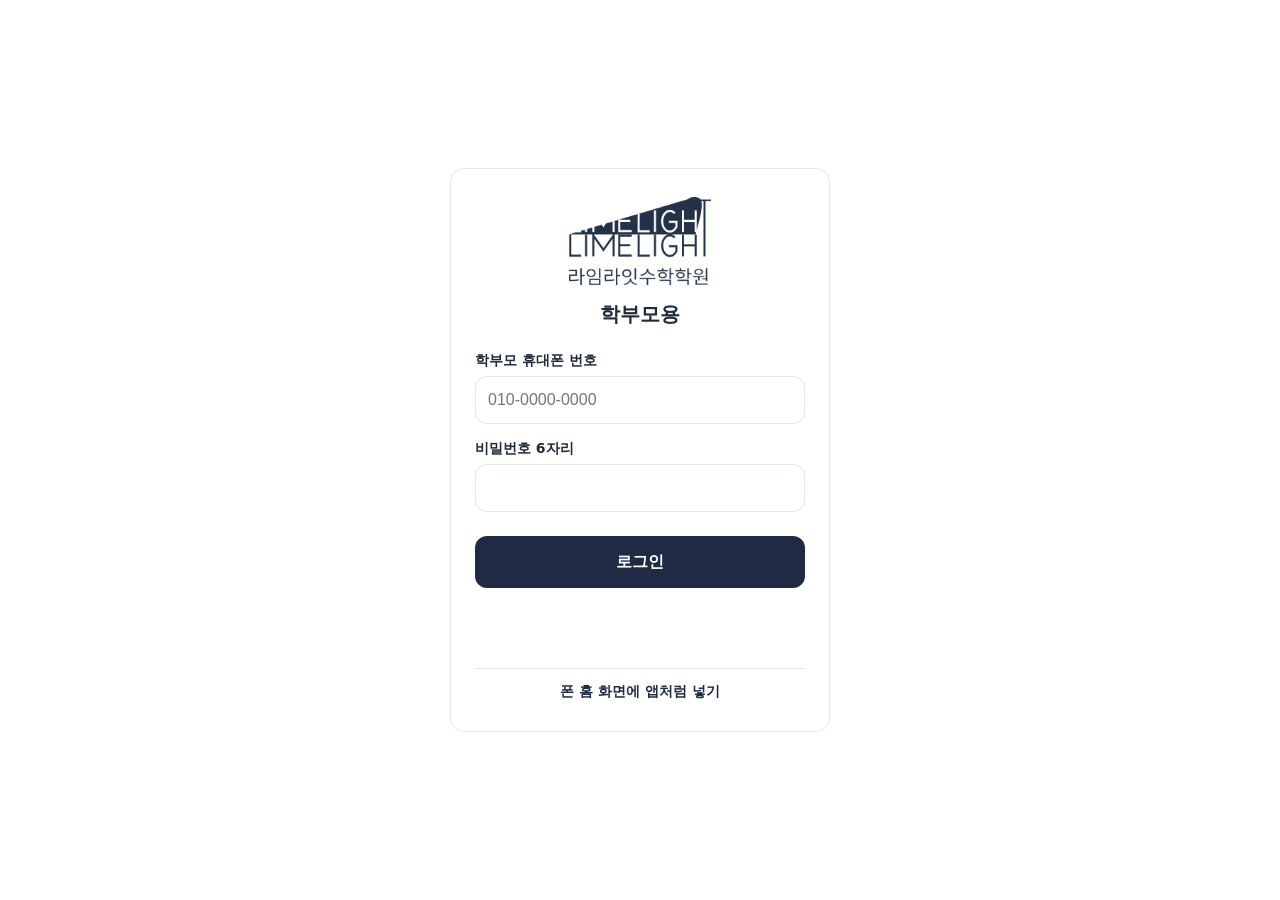
<file: parent/index.html>
<!doctype html> <html lang="ko"> <head> <meta charset="utf-8"> <meta name="viewport" content="width=device-width,initial-scale=1,viewport-fit=cover"> <meta name="robots" content="noindex,nofollow"> <meta name="theme-color" content="#1f2a44"> <meta name="apple-mobile-web-app-capable" content="yes"> <meta name="apple-mobile-web-app-status-bar-style" content="black-translucent"> <title>라임라잇 학부모</title> <link rel="manifest" href="manifest.webmanifest"> <link rel="icon" href="../assets/icon-parent-192.png?v=1031"> <link rel="apple-touch-icon" href="../assets/icon-parent-180.png?v=1031"> <style>:root{--bg:#f5f7f6;--panel:#fff;--ink:#1e2a38;--sub:#6b7480;--line:#e3e7ee;--line-soft:#eef0f3;--soft:#f3f5f8;--hd-bg:#eef0f3;--gray-soft:#e9edf2;--nv:#1f2a44;--nv-soft:#e8ecf3;--sel:#e3e8f2;--brand:var(--nv);--brand-ink:#fff;--brand-deep:var(--nv);--navy:var(--nv);--lime-deep:var(--nv);--lime-soft:var(--sel);--ok:#1f7a4d;--ok-soft:#e3f4ea;--warn:#a15c00;--warn-soft:#fdf0d9;--bad:#c62828;--bad-soft:#fdecea;--info:#2f5f9e;--info-soft:#e7eef8;--att-o:var(--nv);--att-x:#b3261e;--att-on:#fff;--att-l-bg:#fdf1e3;--att-l:#c2610c;--att-e-bg:#efeafb;--att-e:#6a4bb3;--fs-cap:12px;--fs-body:14px;--fs-title:16px;--fs-head:20px;--fs-num:24px;--fw-n:400;--fw-m:500;--fw-b:700;--fw-h:800;--fs-h1:var(--fs-head);--fw-h1:var(--fw-h);--fs-grp:var(--fs-title);--fw-grp:var(--fw-h);--fs-th:var(--fs-body);--fw-th:var(--fw-m);--fs-td:var(--fs-body);--fw-td:var(--fw-m);--fs-chip:var(--fs-cap);--fw-chip:var(--fw-b);--fs-sub:var(--fs-cap);--fw-sub:var(--fw-m);--sp-1:4px;--sp-2:8px;--sp-3:12px;--sp-4:16px;--sp-5:24px;--sp-card:12px;--th-h:38px;--td-h:38px;--td-h-c:30px;--cell-px:12px;--card-hd-h:40px;--chip-h:22px;--m-chip-h:34px;--m-seg-h:30px;--r-sm:8px;--r-md:12px;--r-ctl:8px;--r-chip:999px;--r-card:10px;--r-btn:10px;--r-lg:14px;--r-xs:6px;--nbdg-bg:var(--bad);--nbdg-fg:#fff;--nbdg-sz:18px;--font:"Pretendard","Apple SD Gothic Neo","Malgun Gothic",sans-serif;color-scheme:light;box-sizing:border-box}*{box-sizing:border-box}body,html{margin:0;min-height:100%;overscroll-behavior:none}body{background:var(--panel);color:var(--ink);font-family:Pretendard,-apple-system,"Apple SD Gothic Neo","Malgun Gothic",system-ui,sans-serif;display:flex;align-items:center;justify-content:center;min-height:100vh;padding:var(--sp-5) var(--sp-4)}.box{width:100%;max-width:380px;background:var(--panel);border:1px solid var(--line);border-radius:var(--r-lg);padding:28px var(--sp-5)}.logo{display:block;height:88px;width:auto;margin:0 auto var(--sp-4)}h1{margin:0 0 var(--sp-5);text-align:center;font-size:var(--fs-head);font-weight:var(--fw-h)}label{display:block;font-weight:var(--fw-b);margin:var(--sp-4) 0 6px;font-size:var(--fs-body)}input{display:block;width:100%;height:48px;border:1px solid var(--line);border-radius:var(--r-md);padding:0 var(--sp-3);font-size:var(--fs-title);background:var(--panel);color:inherit}button{width:100%;height:52px;margin-top:var(--sp-5);border:0;border-radius:var(--r-md);background:var(--nv);color:var(--brand-ink);font-size:var(--fs-title);font-weight:var(--fw-h)}button:disabled{opacity:.6}.err{margin-top:var(--sp-3);color:var(--bad);font-weight:var(--fw-b);text-align:center;min-height:1em}.wait{text-align:center;color:var(--sub);font-size:var(--fs-title)}#wait{border:0;background:0 0;max-width:none}#wait .logo{height:160px;margin-bottom:var(--sp-5)}.howto{margin-top:var(--sp-5);border-top:1px solid var(--line);padding-top:var(--sp-3);font-size:var(--fs-body);line-height:1.55}.howto summary{cursor:pointer;font-weight:var(--fw-b);color:var(--brand);list-style:none;text-align:center}.howto summary::-webkit-details-marker{display:none}.howto div{margin-top:var(--sp-2)}.howto b{font-weight:var(--fw-h)}.howto .os{display:block;font-weight:var(--fw-h);color:var(--brand)}.sub{text-align:center;color:var(--sub);font-size:var(--fs-body);line-height:1.5;margin:-8px 0 var(--sp-2)}.rule{margin-top:var(--sp-3);color:var(--sub);font-size:var(--fs-cap);line-height:1.5}.ok{margin-top:var(--sp-3);color:var(--brand);font-weight:var(--fw-b);text-align:center;min-height:1em}.link{display:block;width:auto;height:auto;margin:var(--sp-4) auto 0;padding:var(--sp-2) var(--sp-3);background:0 0;color:var(--brand);font-size:var(--fs-body);font-weight:var(--fw-b);text-decoration:underline}[hidden]{display:none!important}</style> </head> <body> <div class="box" id="wait"><img class="logo" src="../assets/logo.png?v=1022" alt="라임라잇"><div class="wait">불러오는 중…</div></div> <form class="box" id="f" hidden> <img class="logo" src="../assets/logo.png?v=1022" alt="라임라잇"> <h1>학부모용</h1> <label for="n">학부모 휴대폰 번호</label><input id="n" type="text" autocomplete="tel" placeholder="010-0000-0000"> <label for="p" id="pl">비밀번호 6자리</label><input id="p" type="password" inputmode="numeric" maxlength="6" autocomplete="current-password"> <button id="b" type="submit">로그인</button> <div class="err" id="e"></div> <button class="link" id="q" type="button" hidden>처음이에요 · 비밀번호 받기</button> <div class="ok" id="qm"></div> <details class="howto"> <summary>폰 홈 화면에 앱처럼 넣기</summary> <div><span class="os">아이폰</span>사파리로 이 주소 열기 → 아래 <b>공유</b>(□↑) → <b>홈 화면에 추가</b></div> <div><span class="os">안드로이드</span>크롬으로 이 주소 열기 → 오른쪽 위 <b>⋮</b> → <b>홈 화면에 추가</b></div> </details> </form> <form class="box" id="c" hidden> <img class="logo" src="../assets/logo.png?v=1022" alt="라임라잇"> <h1>새 비밀번호 정하기</h1> <div class="sub">앞으로 쓸 비밀번호를 정해 주세요</div> <label for="c1">새 비밀번호 (숫자 6자리)</label><input id="c1" type="password" inputmode="numeric" maxlength="6" autocomplete="new-password"> <label for="c2">한 번 더</label><input id="c2" type="password" inputmode="numeric" maxlength="6" autocomplete="new-password"> <div class="rule">· 같은 숫자 반복(111111), 이어지는 숫자(123456), 휴대폰 뒷자리가 들어간 번호는 쓸 수 없어요</div> <button id="cb" type="submit">정하고 들어가기</button> <div class="err" id="ce"></div> </form> <script>(()=>{const t="https://script.google.com/macros/s/AKfycbxW5BKDfh3tuWTYDIaZILVPCZwRA4Vbsk0i09XN6-eEpJgauQjHp_hn5AP7x_xM2_Ra/exec",e="https://script.google.com/macros/s/AKfycbxABpF7B_6u3s9nYMYRYyld-pVcAnuJDAaamkFjrSK9kZf4rTAIVvuNOfaEUBw9AOfR/exec",o="https://limelight-fast-hrsvpdbbmq-du.a.run.app",n=!/^\{\{/.test(e)&&(/[?&]api=test\b/.test(location.search)||"#test"===location.hash),a=!n&&!/^\{\{/.test(o)&&(/[?&]api=fast\b/.test(location.search)||"#fast"===location.hash||!/[?&]api=gas\b/.test(location.search)&&"#gas"!==location.hash),i=n?e:a?o:t,s="parent",r="ptoken",c="ll_code_"+s+(n?"_test":a?"_fast":""),l=localStorage,d=t=>document.getElementById(t),p=t=>{try{return l.getItem(t)}catch(t){return null}},h=(t,e)=>{try{l.setItem(t,e)}catch(t){}},f=t=>{try{l.removeItem(t)}catch(t){}};p("ll_code_key_"+s)!==c&&(h("ll_code_key_"+s,c),h(c+"_stale","1")),n||a?h("ll_api_test",i):f("ll_api_test");{const n=p("api");n&&(n===t||e&&n===e||o&&n===o)&&h("api",i)}const m=async t=>{const e=async()=>(await fetch(i,{method:"POST",redirect:"follow",headers:{"Content-Type":"text/plain;charset=utf-8"},body:JSON.stringify(t)})).json();let o=await e();return o&&"auth"===o.error&&t.t&&(await new Promise(t=>setTimeout(t,2500)),o=await e()),o},u=t=>{const e=n?String(t).replace(/<body[^>]*>/i,t=>t+'<div style="position:fixed;left:0;bottom:0;z-index:2147483647;background:#c0392b;color:#fff;font:600 12px sans-serif;padding:3px 9px;border-top-right-radius:6px;pointer-events:none">시험용 서버</div>'):t,o=()=>{document.open(),document.write(e),document.close()};"loading"===document.readyState?document.addEventListener("DOMContentLoaded",()=>setTimeout(o,0)):o()},x={login:"번호 또는 비밀번호가 맞지 않습니다",locked:"여러 번 틀려서 15분 동안 잠겼습니다",pw6:"숫자 6자리로 적어 주세요",pwsame:"같은 숫자만 반복할 수 없습니다",pwseq:"이어지는 숫자(123456 등)는 쓸 수 없습니다",pwphone:"휴대폰 번호 뒷자리가 들어가면 안 됩니다",pwold:"지금 비밀번호와 다르게 정해 주세요",expired:"시간이 지났습니다. 처음부터 다시 해 주세요",limit:"오늘은 3번까지 받을 수 있습니다. 학원으로 연락 주세요",phone:"휴대폰 번호를 확인해 주세요",send:"보내지 못했습니다. 잠시 뒤 다시 해 주세요",nohook:"아직 준비 중입니다. 학원으로 연락 주세요"},w="라임라잇",b=()=>d("n").value.trim()===w,k=()=>b()?w:d("n").value.replace(/\D/g,"");d("n").oninput=()=>{const t=b();d("p").maxLength=t?64:6,d("p").inputMode=t?"text":"numeric",d("pl").textContent=t?"관리자 비밀번호":"비밀번호 6자리"};const y=t=>{d("wait").hidden=!0,d("c").hidden=!0,d("f").hidden=!1,d("e").textContent=t||"",m({p:"info"}).then(t=>{d("q").hidden=!(t&&t.hookReady)}).catch(()=>{})},g=async t=>{const e=await m({p:"code",t:t});if(!e.ok)throw new Error(e.error||"fail");return h(c,e.html),h(c+"_v",e.ver),f(c+"_stale"),e.html},v=async t=>{h(r,t.token),h("pkids",JSON.stringify(t.kids||[])),(t.kids||[]).indexOf(p("pkid"))<0&&f("pkid"),t.boot&&t.boot.ok?(h("pkid",t.boot.kid.name),h("pboot",JSON.stringify(t.boot))):f("pboot"),t.html&&(h(c,t.html),h(c+"_v",t.ver),f(c+"_stale")),u(t.html||await g(t.token))};let C=null;if(d("f").onsubmit=async t=>{t.preventDefault();const e=k(),o=d("p").value.trim();if(b()||/^01\d{8,9}$/.test(e))if(o){d("b").disabled=!0,d("b").textContent="로그인 중…",d("e").textContent="",d("qm").textContent="";try{const t=await m({p:"login",phone:e,pw:o,withCode:1});if(!t.ok&&"change"===t.error)return d("p").value="",void(t=>{C={phone:k(),ctok:t.ctok},d("f").hidden=!0,d("c").hidden=!1,d("c1").value="",d("c2").value="",d("ce").textContent="",d("c1").focus()})(t);if(!t.ok)throw new Error(t.error||"fail");await v(t)}catch(t){d("e").textContent=x[t.message]||"연결하지 못했습니다. 잠시 뒤 다시 해 주세요"}finally{const t=d("b");t&&(t.disabled=!1,t.textContent="로그인")}}else d("e").textContent="비밀번호를 적어 주세요";else d("e").textContent=x.phone},d("c").onsubmit=async t=>{t.preventDefault();const e=d("c1").value.trim(),o=d("c2").value.trim();if(/^\d{6}$/.test(e))if(e===o){d("cb").disabled=!0,d("cb").textContent="저장하는 중…",d("ce").textContent="";try{const t=await m({p:"setpw",phone:C.phone,ctok:C.ctok,pw:e,withCode:1});if(!t.ok)throw new Error(t.error||"fail");await v(t)}catch(t){"expired"===t.message?y(x.expired):d("ce").textContent=x[t.message]||"연결하지 못했습니다. 잠시 뒤 다시 해 주세요"}finally{d("cb").disabled=!1,d("cb").textContent="정하고 들어가기"}}else d("ce").textContent="두 번 적은 비밀번호가 다릅니다";else d("ce").textContent=x.pw6},d("q").onclick=async()=>{const t=k();if(/^01\d{8,9}$/.test(t)){if(confirm("이 번호로 임시 비밀번호(30분)를 알림톡으로 보낼까요?")){d("q").disabled=!0,d("e").textContent="",d("qm").textContent="보내는 중…";try{const e=await m({p:"pwreq",phone:t});if(!e.ok)throw new Error(e.error||"fail");d("qm").textContent="학원에 등록된 번호라면 알림톡이 갑니다. 받은 6자리로 들어오면 새 비밀번호를 정합니다"}catch(t){d("qm").textContent="",d("e").textContent=x[t.message]||"연결하지 못했습니다. 잠시 뒤 다시 해 주세요"}d("q").disabled=!1}}else d("e").textContent=x.phone},(async()=>{const t=p(r),e=p(c);if(t&&e&&!p(c+"_stale"))return u(e);if(!t)return y();try{u(await g(t))}catch(t){"auth"===t.message?(f(r),f(c),f(c+"_v"),f(c+"_stale"),f("pboot"),f("pkids"),f("pkid"),y("다시 로그인해 주세요")):e?u(e):y("연결하지 못했습니다. 잠시 뒤 다시 해 주세요")}})(),"serviceWorker"in navigator)try{navigator.serviceWorker.register("sw.js")}catch(t){}})()</script> </body> </html>
</file>
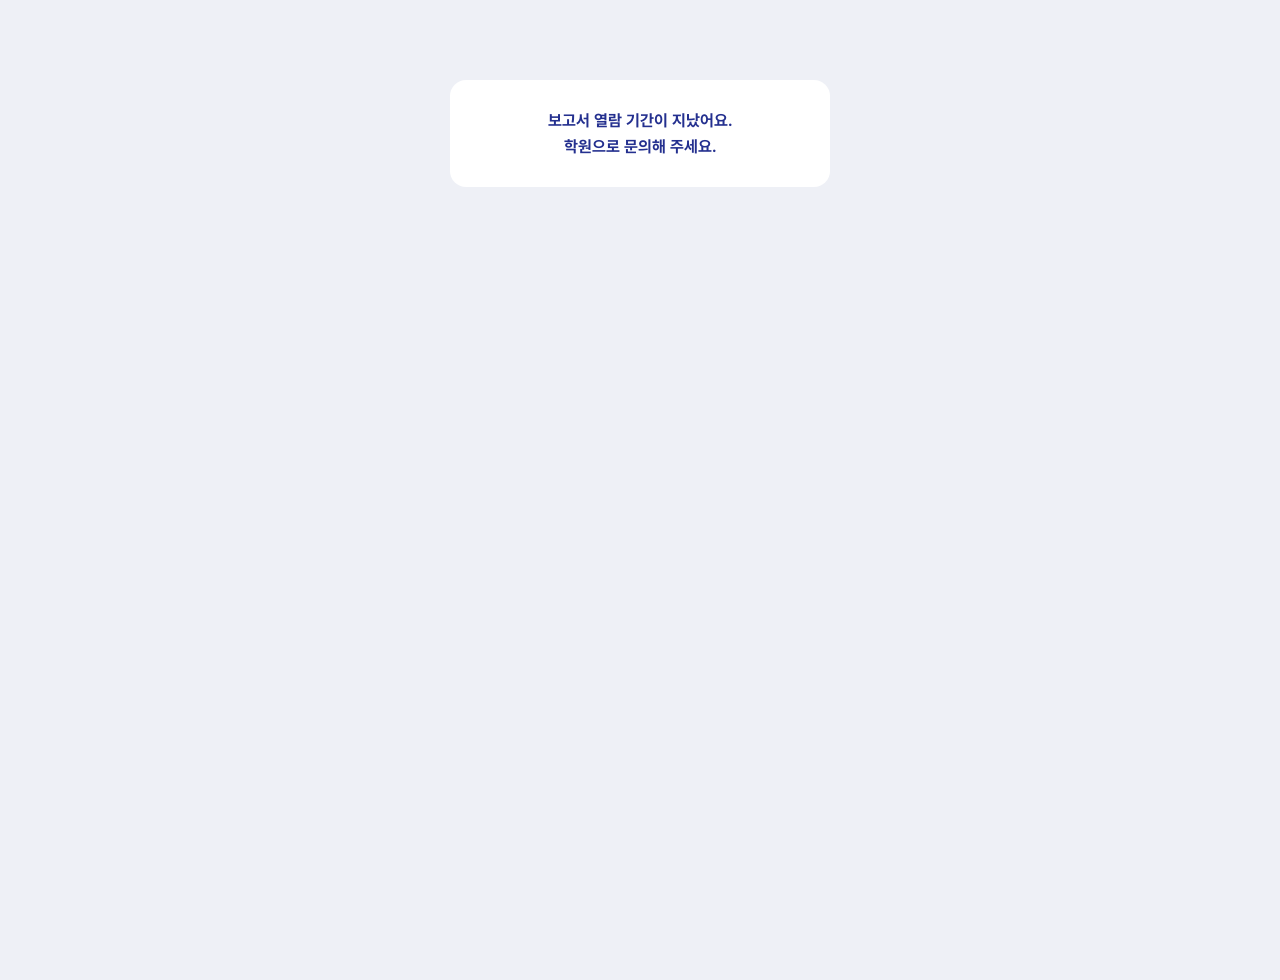
<file: report/index.html>
<!doctype html>
<html lang="ko">
<head>
<meta charset="utf-8">
<meta name="viewport" content="width=device-width,initial-scale=1,viewport-fit=cover">
<meta name="robots" content="noindex,nofollow">
<meta name="referrer" content="no-referrer">
<meta name="theme-color" content="#24308f">
<title>내신 학습 보고서</title>
<!-- 학부모 내신 주차 보고서 (킴쌤 11/17). 원본: 비공개 저장소 web/report/ → 보고서 전용 공개 저장소 Limelight-smart/report 로 그대로 복사(빌드 없음, 주소 report.limelight-smart.co.kr).
     학생 정보는 이 파일에 없다. 주소의 ?k=열쇠로 서버(선생님앱_API a=rpt)에 물어 받은 자료(JSON)를 이 파일이 폰 화면으로 그린다. 열쇠가 틀리거나 기간이 지나면 같은 안내. -->
<link rel="stylesheet" href="report.css?v=1117b">
</head>
<body>
<div id="app"><div class="ld">보고서를 불러오는 중…</div></div>
<script>
var OLD="https://script.google.com/macros/s/AKfycbxW5BKDfh3tuWTYDIaZILVPCZwRA4Vbsk0i09XN6-eEpJgauQjHp_hn5AP7x_xM2_Ra/exec";
var app=document.getElementById("app");
function E(s){return String(s==null?"":s).replace(/[&<>"]/g,function(c){return{"&":"&amp;","<":"&lt;",">":"&gt;",'"':"&quot;"}[c]})}
function gone(){app.innerHTML='<div class="msg">보고서 열람 기간이 지났어요.<br>학원으로 문의해 주세요.</div>'}
function call(u,k,ms){var c=window.AbortController?new AbortController():null,t=c&&setTimeout(function(){c.abort()},ms);
  return fetch(u,{method:"POST",redirect:"follow",headers:{"Content-Type":"text/plain;charset=utf-8"},body:JSON.stringify({a:"rpt",k:k}),signal:c?c.signal:undefined})
    .then(function(r){if(t)clearTimeout(t);return r.json()})}
function qi(c,k){var s="";for(var i=0;i<(+k||0);i++)s+='<i class="qi '+c+'"></i>';return s}
function cell(v){if(!v)return '<span class="none">–</span>';var s=qi("st",v.st)+qi("g",v.g)+qi("y",v.y)+qi("r",v.r)+qi("h",v.h)+qi("x",v.x);return s||'<span class="none">–</span>'}
function rcol(r){return r==null?"var(--sub)":r>=90?"#2f8a2f":r>=80?"#c98a00":"#d64545"}
// 총평 글은 학원이 쓴 것 — 굵게(<b>)만 남기고 나머지는 글자로
function safe(h){return E(h).replace(/&lt;(\/?)b&gt;/g,"<$1b>")}
function draw(r){
  if(!r||!r.ok||!r.d)return gone();var D=r.d,P=D.p2||{},h="";
  document.title=(D.name||"")+" "+(D.label||"")+" 보고서";
  h+='<header class="hd"><div class="brand"><i></i>라임라잇 스마트관</div><h1>내신 '+E(D.label)+' 학습 보고서</h1><div class="who"><b>'+E(D.name)+'</b><span>'+E(D.school)+E(D.grade)+' · '+E(D.exam)+' · '+E(D.span)+'</span></div></header>';
  h+='<section><h2>'+E(D.label)+' 학습 요약</h2><div class="kpi"><div><span>총 학습량</span><b>'+E(D.total)+'<small>문항</small></b></div><div><span>정답</span><b>'+E(D.correct)+'<small>문항</small></b></div><div class="hi"><span>정답률</span><b>'+E(D.rateTxt)+'<small>%</small></b>'+(D.chip?'<em>'+E(D.chip)+'</em>':'')+'</div></div></section>';
  h+='<section><h2>주요 학습 내용</h2><ol class="cards">'+(D.cards||[]).map(function(c){return '<li><b>'+E(c.t)+'</b><span>'+E(c.s)+'</span></li>'}).join("")+'</ol></section>';
  var bars=(D.sheets||[]).map(function(s){var p=s.n?Math.round(s.c/s.n*100):0,c=s.lv==="기본·실력"?"b":"h",nm=String(s.name||"").split(". ").slice(1).join(". ")||s.name;
    return '<div class="bar"><div class="bt"><b>'+E(nm)+'</b><em class="lv '+c+'">'+E(s.lv)+'</em><span>'+s.c+'/'+s.n+'</span><strong style="color:'+rcol(p)+'">'+p+'%</strong></div><div class="track"><i class="'+c+'" style="width:'+p+'%"></i></div></div>'}).join("");
  h+='<section><h2>학습지별 정답률</h2><div class="sub">'+(D.diff||[]).map(function(x){return E(x.k)+' '+x.n+'문항'}).join(" · ")+'</div>'+bars+'</section>';
  var rv=D.review||{};
  h+='<section><h2>'+E(D.label)+' 총평</h2><div class="rv"><div><em class="g">강점</em><p>'+safe(rv.strong)+'</p></div><div><em class="y">보완 포인트</em><p>'+safe(rv.weak)+'</p></div><div><em class="n">지도 방향</em><p>'+safe(rv.plan)+'</p></div></div></section>';
  var T=P.tiles||{},un="";
  (P.blocks||[]).forEach(function(b){un+='<h3>'+E(b.mid)+'</h3>';(b.rows||[]).forEach(function(r){var rate=r.rate;
    un+='<div class="unit"><div class="uh"><div><em>'+E(r.code)+'</em><b>'+E(r.name)+'</b></div><div class="rt"><small>완성도</small><strong style="color:'+rcol(rate)+'">'+(rate==null?"–":rate+"%")+'</strong></div></div>'+
      ["기본","실력","심화"].map(function(k){return '<div class="lvr"><span>'+k+'</span><div class="sq">'+cell((r.lv||{})[k])+'</div></div>'}).join("")+'</div>'})});
  var tl=[["st","완전한 이해",T.st],["g","이해도 높음",T.g],["y","보완 필요",T.y],["r","이해도 낮음",(T.r||0)+(T.h||0)],["x","판단 보류",T.x]]
    .map(function(a){return '<div><span><i class="qi '+a[0]+'"></i>'+a[1]+'</span><b>'+(a[2]||0)+'<small>개</small></b></div>'}).join("");
  h+='<section><h2>유형 이해도</h2><div class="tiles">'+tl+'</div>'+un+'</section>';
  var pl=P.plan||{};
  if((pl.rows||[]).length)h+='<section class="plan">'+pl.rows.map(function(x){return '<div class="pr'+(x.done?' dn':'')+'"><em>'+E(x.wk)+'</em><span>'+E(x.span)+'</span><b>'+E(x.u)+'</b>'+(x.done?'<i>완료</i>':'')+'</div>'}).join("")+
    '<div class="sch">'+(pl.sch||[]).map(function(s){return '<div><span>'+E(s.k)+'</span><b>'+E(s.v)+'</b></div>'}).join("")+'</div></section>';
  /* 11/17 15:51 킴쌤: '보완할 부분' 상자 뺌 */
  h+='<div class="call">궁금하신 점은 라임라잇 스마트관으로 편하게 연락 주세요.</div>';
  app.innerHTML='<div class="wrap">'+h+'</div>'}
var m=/[?&]k=([A-Za-z0-9]{32,64})\b/.exec(location.search),k=m&&m[1];
if(!k)gone();else call(OLD,k,40000).catch(function(){return call(OLD,k,40000)}).then(draw).catch(gone);
</script>
</body>
</html>
</file>
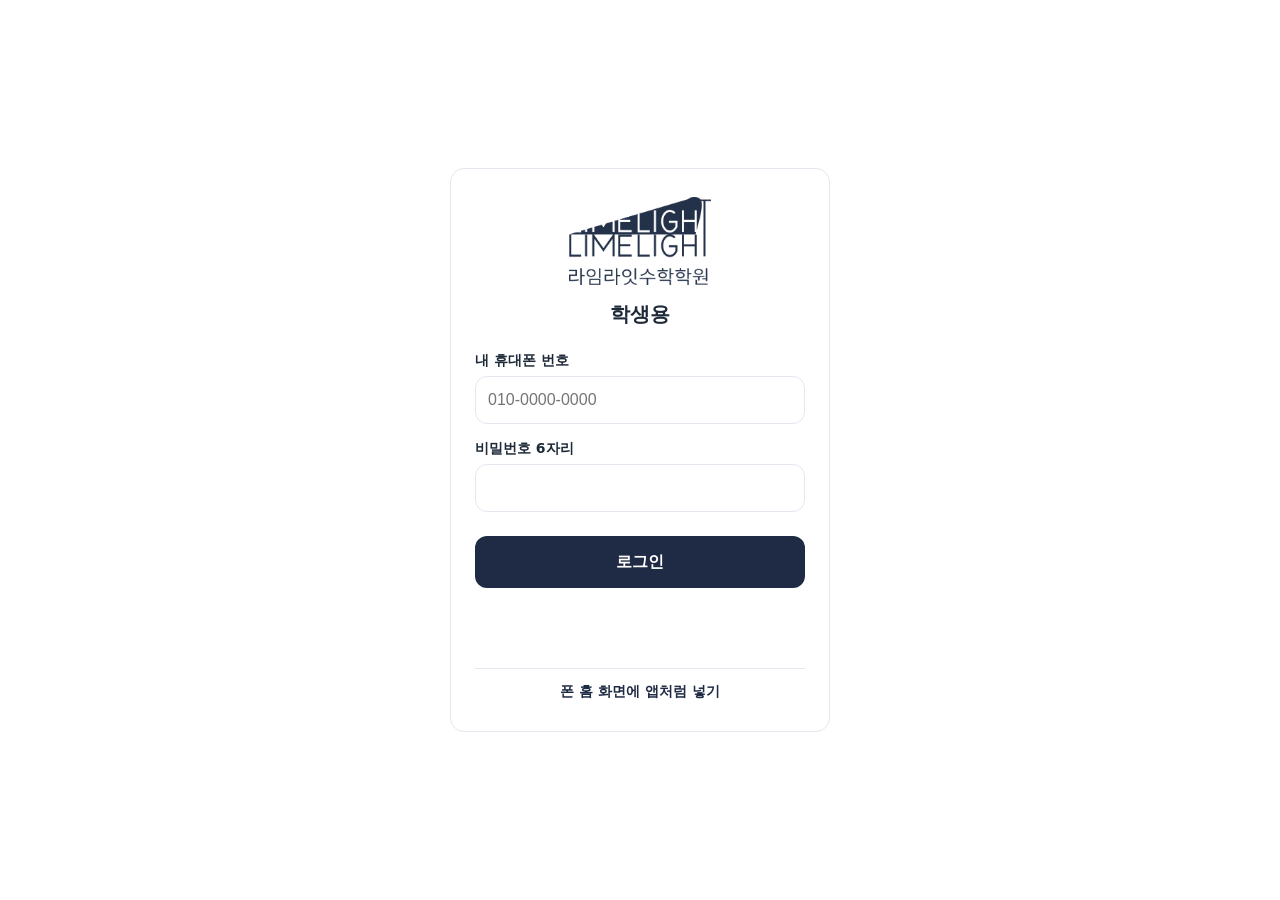
<file: student/index.html>
<!doctype html> <html lang="ko"> <head> <meta charset="utf-8"> <meta name="viewport" content="width=device-width,initial-scale=1,maximum-scale=1,viewport-fit=cover"> <meta name="robots" content="noindex,nofollow"> <meta name="theme-color" content="#1f2a44"> <meta name="apple-mobile-web-app-capable" content="yes"> <meta name="apple-mobile-web-app-status-bar-style" content="black-translucent"> <title>라임라잇 학생</title> <link rel="manifest" href="manifest.webmanifest"> <link rel="icon" href="../assets/icon-student-192.png?v=1031"> <link rel="apple-touch-icon" href="../assets/icon-student-180.png?v=1031"> <style>:root{--bg:#f5f7f6;--panel:#fff;--ink:#1e2a38;--sub:#6b7480;--line:#e3e7ee;--line-soft:#eef0f3;--soft:#f3f5f8;--hd-bg:#eef0f3;--gray-soft:#e9edf2;--nv:#1f2a44;--nv-soft:#e8ecf3;--sel:#e3e8f2;--brand:var(--nv);--brand-ink:#fff;--brand-deep:var(--nv);--navy:var(--nv);--lime-deep:var(--nv);--lime-soft:var(--sel);--ok:#1f7a4d;--ok-soft:#e3f4ea;--warn:#a15c00;--warn-soft:#fdf0d9;--bad:#c62828;--bad-soft:#fdecea;--info:#2f5f9e;--info-soft:#e7eef8;--att-o:var(--nv);--att-x:#b3261e;--att-on:#fff;--att-l-bg:#fdf1e3;--att-l:#c2610c;--att-e-bg:#efeafb;--att-e:#6a4bb3;--fs-cap:12px;--fs-body:14px;--fs-title:16px;--fs-head:20px;--fs-num:24px;--fw-n:400;--fw-m:500;--fw-b:700;--fw-h:800;--fs-h1:var(--fs-head);--fw-h1:var(--fw-h);--fs-grp:var(--fs-title);--fw-grp:var(--fw-h);--fs-th:var(--fs-body);--fw-th:var(--fw-m);--fs-td:var(--fs-body);--fw-td:var(--fw-m);--fs-chip:var(--fs-cap);--fw-chip:var(--fw-b);--fs-sub:var(--fs-cap);--fw-sub:var(--fw-m);--sp-1:4px;--sp-2:8px;--sp-3:12px;--sp-4:16px;--sp-5:24px;--sp-card:12px;--th-h:38px;--td-h:38px;--td-h-c:30px;--cell-px:12px;--card-hd-h:40px;--chip-h:22px;--m-chip-h:34px;--m-seg-h:30px;--r-sm:8px;--r-md:12px;--r-ctl:8px;--r-chip:999px;--r-card:10px;--r-btn:10px;--r-lg:14px;--r-xs:6px;--nbdg-bg:var(--bad);--nbdg-fg:#fff;--nbdg-sz:18px;--font:"Pretendard","Apple SD Gothic Neo","Malgun Gothic",sans-serif;color-scheme:light;box-sizing:border-box}*{box-sizing:border-box}body,html{margin:0;min-height:100%;overscroll-behavior:none}body{background:var(--panel);color:var(--ink);font-family:Pretendard,-apple-system,"Apple SD Gothic Neo","Malgun Gothic",system-ui,sans-serif;display:flex;align-items:center;justify-content:center;min-height:100vh;padding:var(--sp-5) var(--sp-4)}.box{width:100%;max-width:380px;background:var(--panel);border:1px solid var(--line);border-radius:var(--r-lg);padding:28px var(--sp-5)}.logo{display:block;height:88px;width:auto;margin:0 auto var(--sp-4)}h1{margin:0 0 var(--sp-5);text-align:center;font-size:var(--fs-head);font-weight:var(--fw-h)}label{display:block;font-weight:var(--fw-b);margin:var(--sp-4) 0 6px;font-size:var(--fs-body)}input{display:block;width:100%;height:48px;border:1px solid var(--line);border-radius:var(--r-md);padding:0 var(--sp-3);font-size:var(--fs-title);background:var(--panel);color:inherit}button{width:100%;height:52px;margin-top:var(--sp-5);border:0;border-radius:var(--r-md);background:var(--nv);color:var(--brand-ink);font-size:var(--fs-title);font-weight:var(--fw-h)}button:disabled{opacity:.6}.err{margin-top:var(--sp-3);color:var(--bad);font-weight:var(--fw-b);text-align:center;min-height:1em}.wait{text-align:center;color:var(--sub);font-size:var(--fs-title)}#wait{border:0;background:0 0;max-width:none}#wait .logo{height:160px;margin-bottom:var(--sp-5)}.howto{margin-top:var(--sp-5);border-top:1px solid var(--line);padding-top:var(--sp-3);font-size:var(--fs-body);line-height:1.55}.howto summary{cursor:pointer;font-weight:var(--fw-b);color:var(--brand);list-style:none;text-align:center}.howto summary::-webkit-details-marker{display:none}.howto div{margin-top:var(--sp-2)}.howto b{font-weight:var(--fw-h)}.howto .os{display:block;font-weight:var(--fw-h);color:var(--brand)}.sub{text-align:center;color:var(--sub);font-size:var(--fs-body);line-height:1.5;margin:-8px 0 var(--sp-2)}.rule{margin-top:var(--sp-3);color:var(--sub);font-size:var(--fs-cap);line-height:1.5}.ok{margin-top:var(--sp-3);color:var(--brand);font-weight:var(--fw-b);text-align:center;min-height:1em}.link{display:block;width:auto;height:auto;margin:var(--sp-4) auto 0;padding:var(--sp-2) var(--sp-3);background:0 0;color:var(--brand);font-size:var(--fs-body);font-weight:var(--fw-b);text-decoration:underline}[hidden]{display:none!important}</style> </head> <body> <div class="box" id="wait"><img class="logo" src="../assets/logo.png?v=1022" alt="라임라잇"><div class="wait">불러오는 중…</div></div> <form class="box" id="f" hidden> <img class="logo" src="../assets/logo.png?v=1022" alt="라임라잇"> <h1>학생용</h1> <label for="n">내 휴대폰 번호</label><input id="n" type="text" autocomplete="tel" placeholder="010-0000-0000"> <label for="p" id="pl">비밀번호 6자리</label><input id="p" type="password" inputmode="numeric" maxlength="6" autocomplete="current-password"> <button id="b" type="submit">로그인</button> <div class="err" id="e"></div> <button class="link" id="q" type="button" hidden>처음이에요 · 비밀번호 받기</button> <div class="ok" id="qm"></div> <details class="howto"> <summary>폰 홈 화면에 앱처럼 넣기</summary> <div><span class="os">아이폰</span>사파리로 이 주소 열기 → 아래 <b>공유</b>(□↑) → <b>홈 화면에 추가</b></div> <div><span class="os">안드로이드</span>크롬으로 이 주소 열기 → 오른쪽 위 <b>⋮</b> → <b>홈 화면에 추가</b></div> </details> </form> <form class="box" id="c" hidden> <img class="logo" src="../assets/logo.png?v=1022" alt="라임라잇"> <h1>새 비밀번호 정하기</h1> <div class="sub">앞으로 쓸 비밀번호를 정해 주세요</div> <label for="c1">새 비밀번호 (숫자 6자리)</label><input id="c1" type="password" inputmode="numeric" maxlength="6" autocomplete="new-password"> <label for="c2">한 번 더</label><input id="c2" type="password" inputmode="numeric" maxlength="6" autocomplete="new-password"> <div class="rule">· 같은 숫자 반복(111111), 이어지는 숫자(123456), 휴대폰 뒷자리가 들어간 번호는 쓸 수 없어요</div> <button id="cb" type="submit">정하고 들어가기</button> <div class="err" id="ce"></div> </form> <script>(()=>{const t="https://script.google.com/macros/s/AKfycbxABpF7B_6u3s9nYMYRYyld-pVcAnuJDAaamkFjrSK9kZf4rTAIVvuNOfaEUBw9AOfR/exec",e=!/^\{\{/.test(t)&&(/[?&]api=test\b/.test(location.search)||"#test"===location.hash),o=e?t:"https://script.google.com/macros/s/AKfycbxW5BKDfh3tuWTYDIaZILVPCZwRA4Vbsk0i09XN6-eEpJgauQjHp_hn5AP7x_xM2_Ra/exec",n="student",s="stoken",i="ll_code_"+n+(e?"_test":""),a=localStorage,r=t=>document.getElementById(t),c=t=>{try{return a.getItem(t)}catch(t){return null}},d=(t,e)=>{try{a.setItem(t,e)}catch(t){}},l=t=>{try{a.removeItem(t)}catch(t){}};c("ll_code_key_"+n)!==i&&(d("ll_code_key_"+n,i),d(i+"_stale","1")),e?d("ll_api_st",o):l("ll_api_st");const h=async t=>{const e=async()=>(await fetch(o,{method:"POST",redirect:"follow",headers:{"Content-Type":"text/plain;charset=utf-8"},body:JSON.stringify(t)})).json();let n=await e();if(n&&"auth"===n.error&&t.t){await new Promise(t=>setTimeout(t,2500));try{n=await e()}catch(t){}}return n},p=t=>{const o=e?String(t).replace(/<body[^>]*>/i,t=>t+'<div style="position:fixed;left:0;bottom:0;z-index:2147483647;background:#c0392b;color:#fff;font:600 12px sans-serif;padding:3px 9px;border-top-right-radius:6px;pointer-events:none">시험용 서버</div>'):t,n=()=>{document.open(),document.write(o),document.close()};"loading"===document.readyState?document.addEventListener("DOMContentLoaded",()=>setTimeout(n,0)):n()},f={login:"번호 또는 비밀번호가 맞지 않습니다",locked:"여러 번 틀려서 15분 동안 잠겼습니다",pw6:"숫자 6자리로 적어 주세요",pwsame:"같은 숫자만 반복할 수 없습니다",pwseq:"이어지는 숫자(123456 등)는 쓸 수 없습니다",pwphone:"휴대폰 번호 뒷자리가 들어가면 안 됩니다",pwold:"지금 비밀번호와 다르게 정해 주세요",expired:"시간이 지났습니다. 처음부터 다시 해 주세요",limit:"오늘은 3번까지 받을 수 있습니다. 학원으로 연락 주세요",phone:"휴대폰 번호를 확인해 주세요",send:"보내지 못했습니다. 잠시 뒤 다시 해 주세요",nohook:"아직 준비 중입니다. 학원으로 연락 주세요",off:"학생 앱은 아직 준비 중이에요. 열리면 학원에서 알려 드릴게요"},m="라임라잇",u=()=>r("n").value.trim()===m,x=()=>u()?m:r("n").value.replace(/\D/g,"");r("n").oninput=()=>{const t=u();r("p").maxLength=t?64:6,r("p").inputMode=t?"text":"numeric",r("pl").textContent=t?"관리자 비밀번호":"비밀번호 6자리"};const w=t=>{r("wait").hidden=!0,r("c").hidden=!0,r("f").hidden=!1,r("e").textContent=t||"",h({s:"info"}).then(e=>{r("q").hidden=!(e&&e.hookReady),e&&e.ok&&!e.on&&!t&&(r("e").textContent=f.off)}).catch(()=>{})},k=async t=>{const e=await h({s:"code",t:t});if(!e.ok)throw new Error(e.error||"fail");return d(i,e.html),d(i+"_v",e.ver),l(i+"_stale"),e.html},y=async t=>{d(s,t.token),d("skids",JSON.stringify(t.kids||[])),(t.kids||[]).indexOf(c("skid"))<0&&l("skid"),t.boot&&t.boot.ok?(d("skid",t.boot.kid.name),d("sboot",JSON.stringify(t.boot))):l("sboot"),t.html&&(d(i,t.html),d(i+"_v",t.ver),l(i+"_stale")),p(t.html||await k(t.token))};let b=null;if(r("f").onsubmit=async t=>{t.preventDefault();const e=x(),o=r("p").value.trim();if(u()||/^01\d{8,9}$/.test(e))if(o){r("b").disabled=!0,r("b").textContent="로그인 중…",r("e").textContent="",r("qm").textContent="";try{const t=await h({s:"login",phone:e,pw:o,withCode:1});if(!t.ok&&"change"===t.error)return r("p").value="",void(t=>{b={phone:x(),ctok:t.ctok},r("f").hidden=!0,r("c").hidden=!1,r("c1").value="",r("c2").value="",r("ce").textContent="",r("c1").focus()})(t);if(!t.ok)throw new Error(t.error||"fail");await y(t)}catch(t){r("e").textContent=f[t.message]||"연결하지 못했습니다. 잠시 뒤 다시 해 주세요"}finally{const t=r("b");t&&(t.disabled=!1,t.textContent="로그인")}}else r("e").textContent="비밀번호를 적어 주세요";else r("e").textContent=f.phone},r("c").onsubmit=async t=>{t.preventDefault();const e=r("c1").value.trim(),o=r("c2").value.trim();if(/^\d{6}$/.test(e))if(e===o){r("cb").disabled=!0,r("cb").textContent="저장하는 중…",r("ce").textContent="";try{const t=await h({s:"setpw",phone:b.phone,ctok:b.ctok,pw:e,withCode:1});if(!t.ok)throw new Error(t.error||"fail");await y(t)}catch(t){"expired"===t.message?w(f.expired):r("ce").textContent=f[t.message]||"연결하지 못했습니다. 잠시 뒤 다시 해 주세요"}finally{r("cb").disabled=!1,r("cb").textContent="정하고 들어가기"}}else r("ce").textContent="두 번 적은 비밀번호가 다릅니다";else r("ce").textContent=f.pw6},r("q").onclick=async()=>{const t=x();if(/^01\d{8,9}$/.test(t)){if(confirm("이 번호로 임시 비밀번호(30분)를 알림톡으로 보낼까요?")){r("q").disabled=!0,r("e").textContent="",r("qm").textContent="보내는 중…";try{const e=await h({s:"pwreq",phone:t});if(!e.ok)throw new Error(e.error||"fail");r("qm").textContent="학원에 등록된 번호라면 알림톡이 갑니다. 받은 6자리로 들어오면 새 비밀번호를 정합니다"}catch(t){r("qm").textContent="",r("e").textContent=f[t.message]||"연결하지 못했습니다. 잠시 뒤 다시 해 주세요"}r("q").disabled=!1}}else r("e").textContent=f.phone},(async()=>{const t=c(s),e=c(i);if(t&&e&&!c(i+"_stale"))return p(e);if(!t)return w();try{p(await k(t))}catch(t){"auth"===t.message?(l(s),l(i),l(i+"_v"),l(i+"_stale"),l("sboot"),l("skids"),l("skid"),w("다시 로그인해 주세요")):e?p(e):w("연결하지 못했습니다. 잠시 뒤 다시 해 주세요")}})(),"serviceWorker"in navigator)try{navigator.serviceWorker.register("sw.js")}catch(t){}})()</script> </body> </html>
</file>
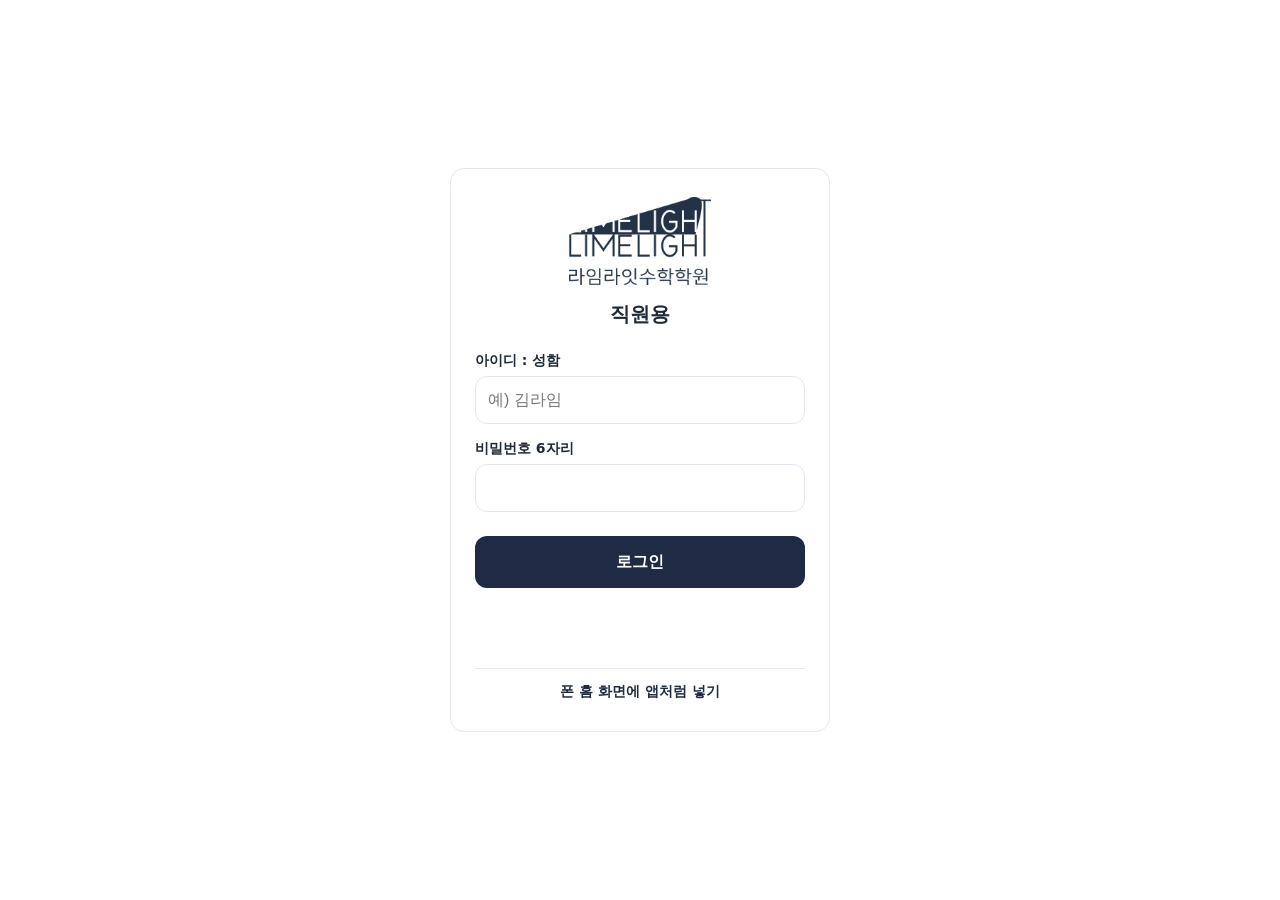
<file: teacher/index.html>
<!doctype html> <html lang="ko"> <head> <meta charset="utf-8"> <meta name="viewport" content="width=device-width,initial-scale=1,maximum-scale=1,viewport-fit=cover"> <meta name="robots" content="noindex,nofollow"> <meta name="theme-color" content="#1f2a44"> <title>직원용</title> <link rel="manifest" href="manifest.webmanifest"> <link rel="icon" href="../assets/icon-teacher-192.png?v=1031"> <link rel="apple-touch-icon" href="../assets/icon-teacher-180.png?v=1031"> <style>:root{--bg:#f5f7f6;--panel:#fff;--ink:#1e2a38;--sub:#6b7480;--line:#e3e7ee;--line-soft:#eef0f3;--soft:#f3f5f8;--hd-bg:#eef0f3;--gray-soft:#e9edf2;--nv:#1f2a44;--nv-soft:#e8ecf3;--sel:#e3e8f2;--brand:var(--nv);--brand-ink:#fff;--brand-deep:var(--nv);--navy:var(--nv);--lime-deep:var(--nv);--lime-soft:var(--sel);--ok:#1f7a4d;--ok-soft:#e3f4ea;--warn:#a15c00;--warn-soft:#fdf0d9;--bad:#c62828;--bad-soft:#fdecea;--info:#2f5f9e;--info-soft:#e7eef8;--att-o:var(--nv);--att-x:#b3261e;--att-on:#fff;--att-l-bg:#fdf1e3;--att-l:#c2610c;--att-e-bg:#efeafb;--att-e:#6a4bb3;--fs-cap:12px;--fs-body:14px;--fs-title:16px;--fs-head:20px;--fs-num:24px;--fw-n:400;--fw-m:500;--fw-b:700;--fw-h:800;--fs-h1:var(--fs-head);--fw-h1:var(--fw-h);--fs-grp:var(--fs-title);--fw-grp:var(--fw-h);--fs-th:var(--fs-body);--fw-th:var(--fw-m);--fs-td:var(--fs-body);--fw-td:var(--fw-m);--fs-chip:var(--fs-cap);--fw-chip:var(--fw-b);--fs-sub:var(--fs-cap);--fw-sub:var(--fw-m);--sp-1:4px;--sp-2:8px;--sp-3:12px;--sp-4:16px;--sp-5:24px;--sp-card:12px;--th-h:38px;--td-h:38px;--td-h-c:30px;--cell-px:12px;--card-hd-h:40px;--chip-h:22px;--m-chip-h:34px;--m-seg-h:30px;--r-sm:8px;--r-md:12px;--r-ctl:8px;--r-chip:999px;--r-card:10px;--r-btn:10px;--r-lg:14px;--r-xs:6px;--nbdg-bg:var(--bad);--nbdg-fg:#fff;--nbdg-sz:18px;--font:"Pretendard","Apple SD Gothic Neo","Malgun Gothic",sans-serif;color-scheme:light;box-sizing:border-box}*{box-sizing:border-box}body,html{margin:0;min-height:100%;overscroll-behavior:none}body{background:var(--panel);color:var(--ink);font-family:Pretendard,-apple-system,"Apple SD Gothic Neo","Malgun Gothic",system-ui,sans-serif;display:flex;align-items:center;justify-content:center;min-height:100vh;padding:var(--sp-5) var(--sp-4)}.box{width:100%;max-width:380px;background:var(--panel);border:1px solid var(--line);border-radius:var(--r-lg);padding:28px var(--sp-5)}.logo{display:block;height:88px;width:auto;margin:0 auto var(--sp-4)}h1{margin:0 0 var(--sp-5);text-align:center;font-size:var(--fs-head);font-weight:var(--fw-h)}label{display:block;font-weight:var(--fw-b);margin:var(--sp-4) 0 6px;font-size:var(--fs-body)}input{display:block;width:100%;height:48px;border:1px solid var(--line);border-radius:var(--r-md);padding:0 var(--sp-3);font-size:var(--fs-title);background:var(--panel);color:inherit}button{width:100%;height:52px;margin-top:var(--sp-5);border:0;border-radius:var(--r-md);background:var(--nv);color:var(--brand-ink);font-size:var(--fs-title);font-weight:var(--fw-h)}button:disabled{opacity:.6}.err{margin-top:var(--sp-3);color:var(--bad);font-weight:var(--fw-b);text-align:center;min-height:1em}.wait{text-align:center;color:var(--sub);font-size:var(--fs-title)}#wait{border:0;background:0 0;max-width:none}#wait .logo{height:160px;margin-bottom:var(--sp-5)}.howto{margin-top:var(--sp-5);border-top:1px solid var(--line);padding-top:var(--sp-3);font-size:var(--fs-body);line-height:1.55}.howto summary{cursor:pointer;font-weight:var(--fw-b);color:var(--brand);list-style:none;text-align:center}.howto summary::-webkit-details-marker{display:none}.howto div{margin-top:var(--sp-2)}.howto b{font-weight:var(--fw-h)}.howto .os{display:block;font-weight:var(--fw-h);color:var(--brand)}.sub{text-align:center;color:var(--sub);font-size:var(--fs-body);line-height:1.5;margin:-8px 0 var(--sp-2)}.rule{margin-top:var(--sp-3);color:var(--sub);font-size:var(--fs-cap);line-height:1.5}.ok{margin-top:var(--sp-3);color:var(--brand);font-weight:var(--fw-b);text-align:center;min-height:1em}.link{display:block;width:auto;height:auto;margin:var(--sp-4) auto 0;padding:var(--sp-2) var(--sp-3);background:0 0;color:var(--brand);font-size:var(--fs-body);font-weight:var(--fw-b);text-decoration:underline}.howto .tip{color:var(--sub);font-size:var(--fs-cap);margin-top:var(--sp-2)}[hidden]{display:none!important}</style> </head> <body> <div class="box" id="wait"><img class="logo" src="../assets/logo.png?v=1022" alt="라임라잇"><div class="wait">불러오는 중…</div></div> <form class="box" id="f" hidden> <img class="logo" src="../assets/logo.png?v=1022" alt="라임라잇"> <h1>직원용</h1> <label for="n">아이디 : 성함</label><input id="n" autocomplete="username" placeholder="예) 김라임"> <label for="p" id="pl">비밀번호 6자리</label><input id="p" type="password" inputmode="numeric" maxlength="6" autocomplete="current-password"> <button id="b" type="submit">로그인</button> <div class="err" id="e"></div> <button class="link" id="q" type="button" hidden>초기 비밀번호 생성</button> <div class="ok" id="qm"></div> <details class="howto"> <summary>폰 홈 화면에 앱처럼 넣기</summary> <div><span class="os">아이폰</span>사파리로 이 주소 열기 → 아래 <b>공유</b>(□↑) → <b>홈 화면에 추가</b> → <b>추가</b></div> <div><span class="os">안드로이드</span>크롬으로 이 주소 열기 → 오른쪽 위 <b>⋮</b> → <b>홈 화면에 추가</b>(또는 <b>앱 설치</b>) → <b>추가</b></div> <div class="tip">카카오톡 안에서 열었다면 오른쪽 아래 <b>⋯</b> → <b>다른 브라우저로 열기</b>를 먼저 눌러 주세요.</div> </details> </form> <form class="box" id="c" hidden> <img class="logo" src="../assets/logo.png?v=1022" alt="라임라잇"> <h1>새 비밀번호 정하기</h1> <div class="sub"><b id="cn"></b> 선생님, 앞으로 쓸 비밀번호를 정해 주세요</div> <label for="c1">새 비밀번호 (숫자 6자리)</label><input id="c1" type="password" inputmode="numeric" maxlength="6" autocomplete="new-password"> <label for="c2">한 번 더</label><input id="c2" type="password" inputmode="numeric" maxlength="6" autocomplete="new-password"> <div class="rule">· 같은 숫자 반복(111111), 이어지는 숫자(123456·654321), 휴대폰 뒷자리가 들어간 번호는 쓸 수 없어요<br>· 다른 선생님과 겹치지 않게, 나만 아는 번호로</div> <button id="cb" type="submit">정하고 로그인</button> <div class="err" id="ce"></div> </form> <script>(()=>{const t="https://script.google.com/macros/s/AKfycbxW5BKDfh3tuWTYDIaZILVPCZwRA4Vbsk0i09XN6-eEpJgauQjHp_hn5AP7x_xM2_Ra/exec",e="https://script.google.com/macros/s/AKfycbxABpF7B_6u3s9nYMYRYyld-pVcAnuJDAaamkFjrSK9kZf4rTAIVvuNOfaEUBw9AOfR/exec",n="https://limelight-fast-hrsvpdbbmq-du.a.run.app",o=!/^\{\{/.test(e)&&(/[?&]api=test\b/.test(location.search)||"#test"===location.hash),a=!o&&!/^\{\{/.test(n)&&(/[?&]api=fast\b/.test(location.search)||"#fast"===location.hash||!/[?&]api=gas\b/.test(location.search)&&"#gas"!==location.hash),i=o?e:a?n:t,s="teacher",r="token",c="ll_code_"+s+(o?"_test":a?"_fast":""),l=localStorage,d=t=>document.getElementById(t),p=t=>{try{return l.getItem(t)}catch(t){return null}},m=(t,e)=>{try{l.setItem(t,e)}catch(t){}},h=t=>{try{l.removeItem(t)}catch(t){}};m("ll_code_key_"+s,c),o||a?m("ll_api_test",i):h("ll_api_test");{const o=p("api");o&&(o===t||e&&o===e||n&&o===n)&&m("api",i)}const f=async t=>{const e=async()=>(await fetch(i,{method:"POST",redirect:"follow",headers:{"Content-Type":"text/plain;charset=utf-8"},body:JSON.stringify(t)})).json();let n=await e();return n&&"auth"===n.error&&t.t&&(await new Promise(t=>setTimeout(t,2500)),n=await e()),n},w=t=>{const e=o?String(t).replace(/<body[^>]*>/i,t=>t+'<div style="position:fixed;left:0;bottom:0;z-index:2147483647;background:#c0392b;color:#fff;font:600 12px sans-serif;padding:3px 9px;border-top-right-radius:6px;pointer-events:none">시험용 서버</div>'):t,n=()=>{document.open(),document.write(e),document.close()};"loading"===document.readyState?document.addEventListener("DOMContentLoaded",()=>setTimeout(n,0)):n()},u={login:"성함 또는 비밀번호가 맞지 않습니다",locked:"여러 번 틀려서 15분 동안 잠겼습니다",role:"조교 선생님은 조교 앱으로 들어가 주세요",pw6:"숫자 6자리로 적어 주세요",pwsame:"같은 숫자만 반복할 수 없습니다",pwseq:"이어지는 숫자(123456 등)는 쓸 수 없습니다",pwphone:"휴대폰 번호 뒷자리가 들어가면 안 됩니다",pwold:"지금 비밀번호와 다르게 정해 주세요",expired:"시간이 지났습니다. 처음부터 다시 로그인해 주세요",limit:"오늘은 3번까지 받을 수 있습니다. 원장님께 알려 주세요",nophone:"등록된 휴대폰 번호가 없습니다. 원장님께 알려 주세요",send:"보내지 못했습니다. 잠시 뒤 다시 해 주세요",nohook:"아직 준비 중입니다. 원장님께 알려 주세요"},x=t=>{d("wait").hidden=!0,d("c").hidden=!0,d("f").hidden=!1,d("e").textContent=t||"",f({a:"pwinfo"}).then(t=>{d("q").hidden=!(t&&t.hookReady),t&&!1===t.oldPin&&(d("pl").textContent="비밀번호(6자리)",d("p").placeholder="",d("q").textContent="초기 비밀번호 생성")}).catch(()=>{})},g=async t=>{const e=await f({a:"code",app:s,t:t});if(!e.ok)throw new Error(e.error||"fail");return m(c,e.html),m(c+"_v",e.ver),h(c+"_stale"),e.html},y=async t=>{if(m(r,t.token),m("api",i),t.html&&(m(c,t.html),m(c+"_v",t.ver),h(c+"_stale")),t.clinic&&t.clinic.ok&&(m("mk_data",JSON.stringify(t.clinic)),m("mk_data_at",String(Date.now()))),t.boot&&t.boot.ok){t.boot._sync=Date.now(),m("boot",JSON.stringify(t.boot));try{sessionStorage.setItem("verBoot","1")}catch(t){}}w(t.html||await g(t.token))};let b=null;if(d("f").onsubmit=async t=>{t.preventDefault();const e=d("n").value.trim(),n=d("p").value.trim();if(e&&n){d("b").disabled=!0,d("b").textContent="들어가는 중…",d("e").textContent="",d("qm").textContent="";try{const t=await f({a:"login",name:e,pin:n,app:s,with:s,withCode:1,pw2:1});if(!t.ok&&"change"===t.error)return d("p").value="",void(t=>{b={name:t.name,ctok:t.ctok},d("f").hidden=!0,d("c").hidden=!1,d("cn").textContent=t.name,d("c1").value="",d("c2").value="",d("ce").textContent="",d("c1").focus()})(t);if(!t.ok)throw new Error(t.error||"fail");await y(t)}catch(t){d("e").textContent=u[t.message]||"연결하지 못했습니다. 잠시 뒤 다시 해 주세요"}finally{const t=d("b");t&&(t.disabled=!1,t.textContent="로그인")}}else d("e").textContent="성함과 비밀번호를 적어 주세요"},d("c").onsubmit=async t=>{t.preventDefault();const e=d("c1").value.trim(),n=d("c2").value.trim();if(/^\d{6}$/.test(e))if(e===n){d("cb").disabled=!0,d("cb").textContent="저장하는 중…",d("ce").textContent="";try{const t=await f({a:"setpw",name:b.name,ctok:b.ctok,pw:e,app:s,with:s,withCode:1,pw2:1});if(!t.ok)throw new Error(t.error||"fail");await y(t)}catch(t){"expired"===t.message||"role"===t.message?x(u[t.message]):d("ce").textContent=u[t.message]||"연결하지 못했습니다. 잠시 뒤 다시 해 주세요"}finally{const t=d("cb");t&&(t.disabled=!1,t.textContent="정하고 로그인")}}else d("ce").textContent="두 번 적은 비밀번호가 다릅니다";else d("ce").textContent=u.pw6},d("q").onclick=async()=>{const t=d("n").value.trim();if(t){if(confirm(t+" 선생님 휴대폰으로 임시 비밀번호(30분)를 알림톡으로 보낼까요?")){d("q").disabled=!0,d("e").textContent="",d("qm").textContent="보내는 중…";try{const e=await f({a:"pwreq",name:t});if(!e.ok)throw new Error(e.error||"fail");d("qm").textContent="등록된 휴대폰으로 보냈습니다. 받은 6자리로 들어오면 새 비밀번호를 정합니다"}catch(t){d("qm").textContent="",d("e").textContent=u[t.message]||"연결하지 못했습니다. 잠시 뒤 다시 해 주세요"}d("q").disabled=!1}}else d("e").textContent="성함을 먼저 적어 주세요"},(async()=>{const t=p(r),e=p(c);if(t&&e&&!p(c+"_stale"))return w(e);if(!t)return x();try{w(await g(t))}catch(t){"auth"===t.message||"role"===t.message?(h(r),h(c),h(c+"_v"),h(c+"_stale"),x("role"===t.message?u.role:"다시 로그인해 주세요")):e?w(e):x("연결하지 못했습니다. 잠시 뒤 다시 해 주세요")}})(),"serviceWorker"in navigator)try{navigator.serviceWorker.register("sw.js")}catch(t){}})()</script> </body> </html>
</file>
<file: report/report.css>
/* 학부모 내신 주차 보고서 — 폰 화면용(11/17). 그리는 코드 = index.html */
@font-face{font-family:P;src:url(fonts/Pretendard-Regular.woff2) format('woff2');font-weight:400;font-display:swap}
@font-face{font-family:P;src:url(fonts/Pretendard-Medium.woff2) format('woff2');font-weight:500;font-display:swap}
@font-face{font-family:P;src:url(fonts/Pretendard-SemiBold.woff2) format('woff2');font-weight:600;font-display:swap}
@font-face{font-family:P;src:url(fonts/Pretendard-Bold.woff2) format('woff2');font-weight:700;font-display:swap}

:root{--nv:#24308f;--nv2:#3442c4;--ink:#1d2340;--sub:#5d6480;--line:#e3e6ef;--bg:#eef0f6;--card:#fff;--soft:#f3f5fb}
*{box-sizing:border-box}
body{background:var(--bg);color:var(--ink);font-family:P,'Apple SD Gothic Neo','Malgun Gothic',sans-serif;font-size:16px;line-height:1.5;-webkit-text-size-adjust:100%}
.wrap{max-width:520px;margin:0 auto;padding-bottom:28px}
.hd{background:linear-gradient(120deg,#1e2a78,#2f3db3 60%,#4252c6);color:#fff;padding-block:22px 24px;padding-left:max(20px,env(safe-area-inset-left,0px));padding-right:max(20px,env(safe-area-inset-right,0px));border-radius:0 0 22px 22px}
.brand{display:inline-flex;align-items:center;gap:6px;font-size:13px;background:rgba(255,255,255,.14);padding:4px 11px;border-radius:20px}
.brand i{width:8px;height:8px;border-radius:50%;background:#a6d94a}
.hd h1{font-size:26px;line-height:1.25;margin:12px 0 10px;font-weight:700;letter-spacing:-.02em}
.who{display:flex;flex-direction:column;gap:2px}.who b{font-size:22px}.who span{font-size:14px;opacity:.85}
section{background:var(--card);margin:12px 12px 0;border-radius:16px;padding:18px 16px}
h2{font-size:19px;margin:0 0 12px;letter-spacing:-.01em}
h3{font-size:16px;color:#3d5a12;background:#f1f7e4;margin:16px -16px 4px;padding:8px 16px}
.sub{font-size:14px;color:var(--sub);margin:-6px 0 10px}
.kpi{display:grid;grid-template-columns:1fr 1fr 1.15fr;gap:8px}
.kpi div{background:var(--soft);border-radius:12px;padding:12px 8px;text-align:center;display:flex;flex-direction:column;gap:2px}
.kpi span{font-size:13.5px;color:var(--sub)}.kpi b{font-size:28px;color:var(--nv2);line-height:1.15}.kpi small{font-size:13px;margin-left:1px}
.kpi .hi{background:var(--nv2);color:#fff}.kpi .hi span{color:#dfe3ff}.kpi .hi b{color:#fff}.kpi .hi em{font-style:normal;font-size:12px;font-weight:700;background:#a6d94a;color:#1d3a00;border-radius:10px;padding:2px 6px;align-self:center}
.cards{list-style:none;margin:0;padding:0;display:flex;flex-direction:column;gap:10px;counter-reset:c}
.cards li{counter-increment:c;display:flex;flex-direction:column;gap:3px;padding:12px 14px 12px 46px;position:relative;background:var(--soft);border-radius:12px}
.cards li::before{content:counter(c);position:absolute;left:12px;top:12px;width:24px;height:24px;border-radius:50%;background:#a6d94a;color:#1d3a00;font-weight:700;font-size:14px;display:grid;place-items:center}
.cards b{font-size:16.5px}.cards span{font-size:15px;color:#4a5070}
.bar{padding:9px 0;border-bottom:1px solid var(--line)}.bar:last-child{border-bottom:0}
.bt{display:flex;align-items:center;gap:8px}.bt b{font-size:16px}.bt span{margin-left:auto;font-size:14px;color:var(--sub)}.bt strong{font-size:18px;min-width:52px;text-align:right}
.lv{font-style:normal;font-size:12.5px;font-weight:700;border-radius:8px;padding:1px 7px}.lv.b{background:#eaf6df;color:#3d7a14}.lv.h{background:#ffe7ec;color:#c2334f}
.track{height:10px;background:#eef0f5;border-radius:6px;margin-top:6px;overflow:hidden}.track i{display:block;height:100%;border-radius:6px}.track i.b{background:#8fd15a}.track i.h{background:#ff7d95}
.rv{display:flex;flex-direction:column;gap:12px}.rv div{display:flex;flex-direction:column;gap:6px}
.rv em{font-style:normal;font-size:14px;font-weight:700;border-radius:10px;padding:3px 12px;align-self:flex-start}.rv em.g{background:#eaf6df;color:#3d7a14}.rv em.y{background:#fff1d6;color:#a86a00}.rv em.n{background:#e6e9ff;color:#2f3db3}
.rv p{margin:0;font-size:15.5px;line-height:1.65;word-break:keep-all}
.tiles{display:grid;grid-template-columns:repeat(3,1fr);gap:8px;margin-bottom:6px}
.tiles div{background:var(--soft);border-radius:12px;padding:9px 6px;text-align:center}
.tiles span{display:flex;align-items:center;justify-content:center;gap:5px;font-size:13px;color:#4a5070}.tiles span .qi{--sz:15px}
.tiles b{display:block;font-size:26px;line-height:1.2}.tiles small{font-size:13px;margin-left:1px}
.unit{padding:12px 0;border-bottom:1px solid var(--line)}.unit:last-child{border-bottom:0}
.uh{display:flex;align-items:flex-start;justify-content:space-between;gap:10px;margin-bottom:6px}
.uh em{display:block;font-style:normal;font-size:13.5px;font-weight:700;color:var(--nv2)}.uh b{font-size:16.5px;word-break:keep-all}
.rt{display:flex;flex-direction:column;align-items:flex-end;flex:0 0 auto}.rt small{font-size:12.5px;color:var(--sub);font-weight:600}.uh strong{font-size:24px;line-height:1.1}
.lvr{display:flex;align-items:flex-start;gap:10px;padding:3px 0}.lvr>span{flex:0 0 34px;font-size:14px;color:var(--sub);font-weight:600;line-height:22px}
.sq{display:flex;flex-wrap:wrap;gap:4px}.none{color:#b8bfcc;line-height:22px}
.qi{--sz:20px;width:var(--sz);height:var(--sz);border-radius:calc(var(--sz)*.3);display:inline-block;box-shadow:inset 0 -1.5px 0 rgba(0,0,0,.12),inset 0 1px 0 rgba(255,255,255,.35);background-repeat:no-repeat;background-position:center;background-size:78% 78%}
.qi.st{background-color:#1f8f4e;background-image:url("data:image/svg+xml,%3Csvg xmlns='http://www.w3.org/2000/svg' viewBox='0 0 24 24'%3E%3Cpath fill='%23fff' d='M12 3.2l2.6 5.5 6 .8-4.4 4.1 1.1 5.9L12 16.6l-5.3 2.9 1.1-5.9-4.4-4.1 6-.8z'/%3E%3C/svg%3E")}.qi.g{background-color:#6cc04a}.qi.y{background-color:#f6b81f}.qi.r{background-color:#ec5050}
.qi.h{background-color:#a51d24;background-image:url("data:image/svg+xml,%3Csvg xmlns='http://www.w3.org/2000/svg' viewBox='0 0 24 24'%3E%3Crect x='10.4' y='4.5' width='3.2' height='10' rx='1.6' fill='%23fff'/%3E%3Ccircle cx='12' cy='18.4' r='1.9' fill='%23fff'/%3E%3C/svg%3E")}.qi.x{background-color:#d3d8e1;box-shadow:inset 0 0 0 1px #c2c8d3}
.plan{background:#f5f7ff;border:1.5px solid #c9d3f5}
.pr{display:flex;align-items:center;gap:10px;padding:9px 0;border-bottom:1px dashed #d5dcf3}
.pr em{font-style:normal;font-size:13.5px;font-weight:700;color:#fff;background:#2f3fb0;border-radius:12px;padding:2px 10px;flex:0 0 auto}
.pr span{font-size:14px;color:var(--sub);flex:0 0 auto}.pr b{font-size:16.5px;color:#1d2766;word-break:keep-all}
.pr i{font-style:normal;font-size:12.5px;font-weight:700;color:#2f8a2f;background:#e8f5df;border-radius:10px;padding:1px 8px;margin-left:auto;flex:0 0 auto}
.pr.dn b{color:var(--sub)}
.sch{display:grid;grid-template-columns:1fr 1fr;gap:8px;margin-top:12px}
.sch div{background:#fff;border:1px solid #d5dcf3;border-radius:12px;padding:9px 12px;display:flex;flex-direction:column}
.sch span{font-size:13.5px;color:var(--sub);font-weight:600}.sch b{font-size:16.5px;color:#1d2766}
.fix{background:#fffcf2;border:1.5px solid #f1dc8f}.fix h2{color:#8a5a00}
.chips{display:flex;flex-wrap:wrap;gap:6px}.chips span{border:1.2px solid #e2c56b;border-radius:14px;padding:4px 11px;font-size:14.5px;background:#fff}
.fix p{font-size:15.5px;line-height:1.65;margin:12px 0 0;word-break:keep-all;color:#4b4430}
.msg{max-width:380px;margin:80px auto;background:#fff;border-radius:16px;padding:28px 22px;text-align:center;font-weight:700;color:#24308f;line-height:1.6}
.ld{text-align:center;color:#5d6480;padding:80px 16px;font-size:16px}
.call{text-align:center;color:#5d6480;font-size:14px;padding:18px 16px 8px}
body{margin:0;min-height:100vh}
</file>
